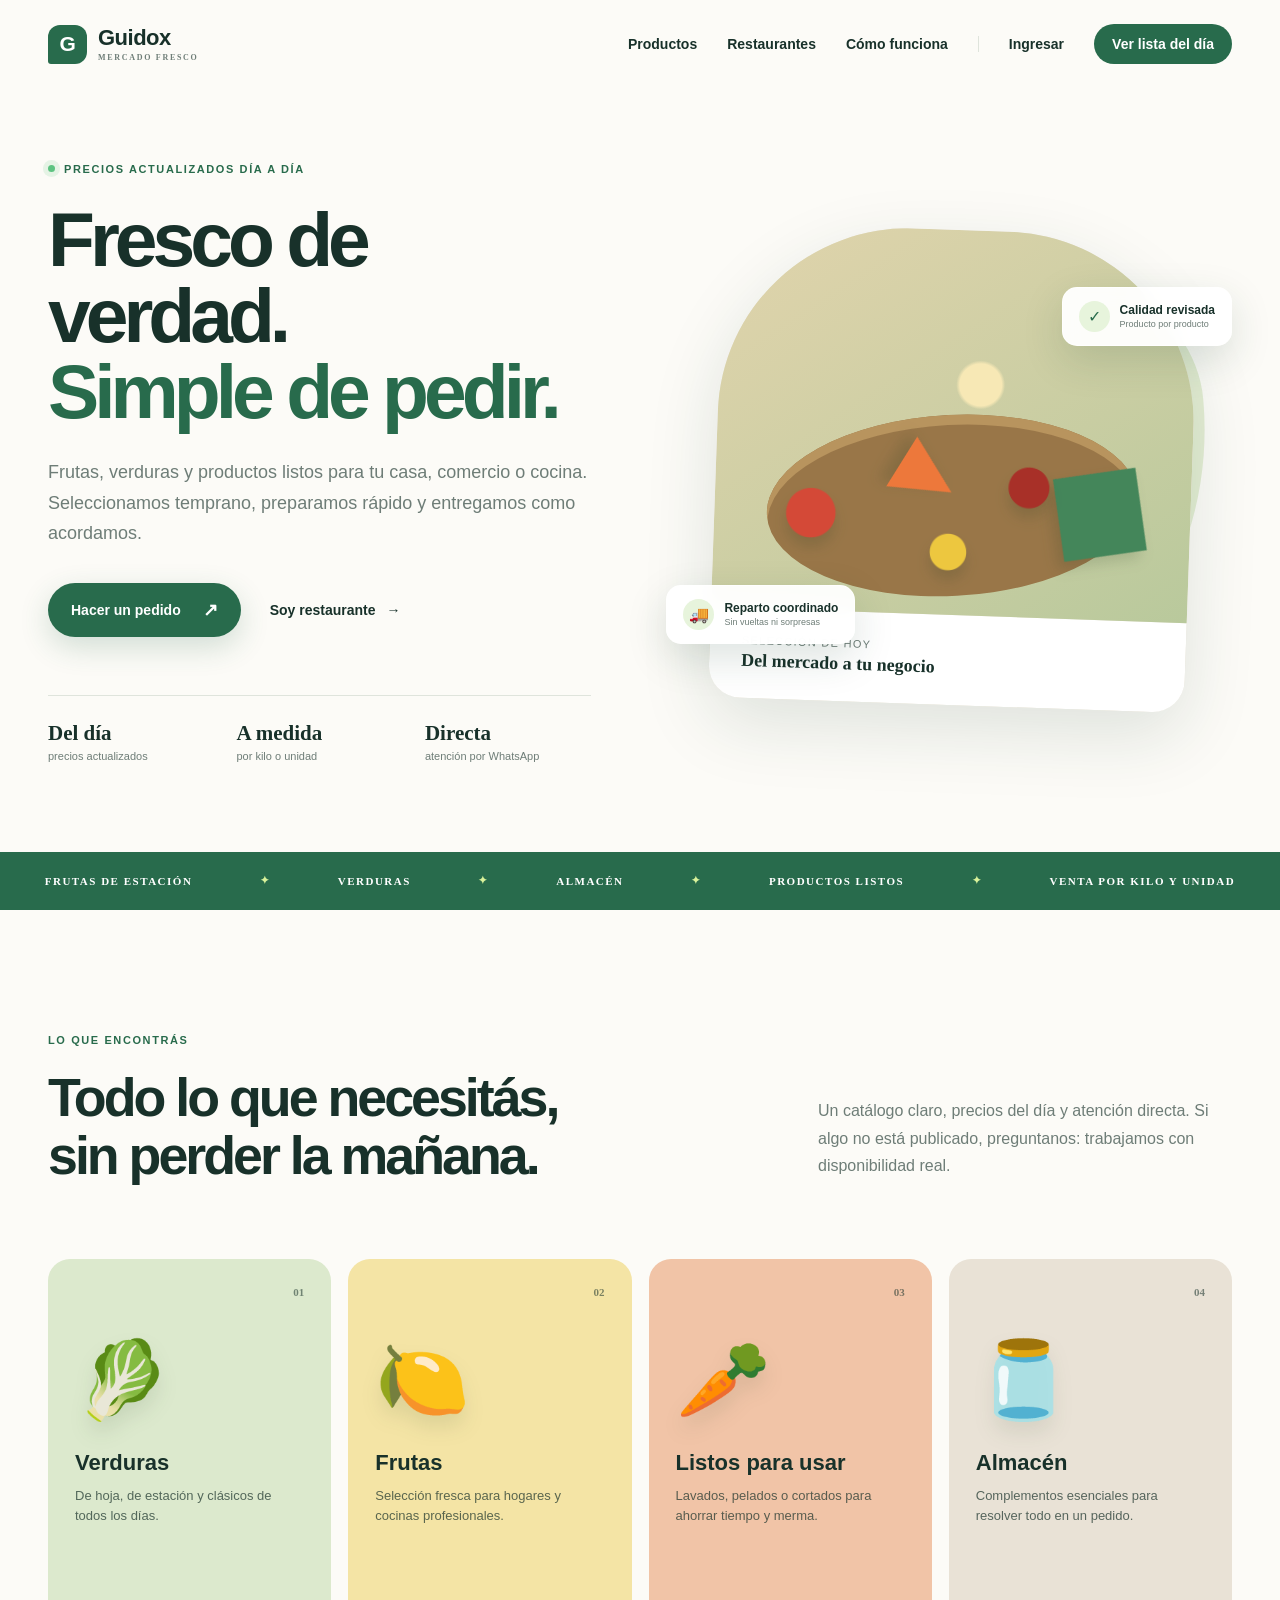
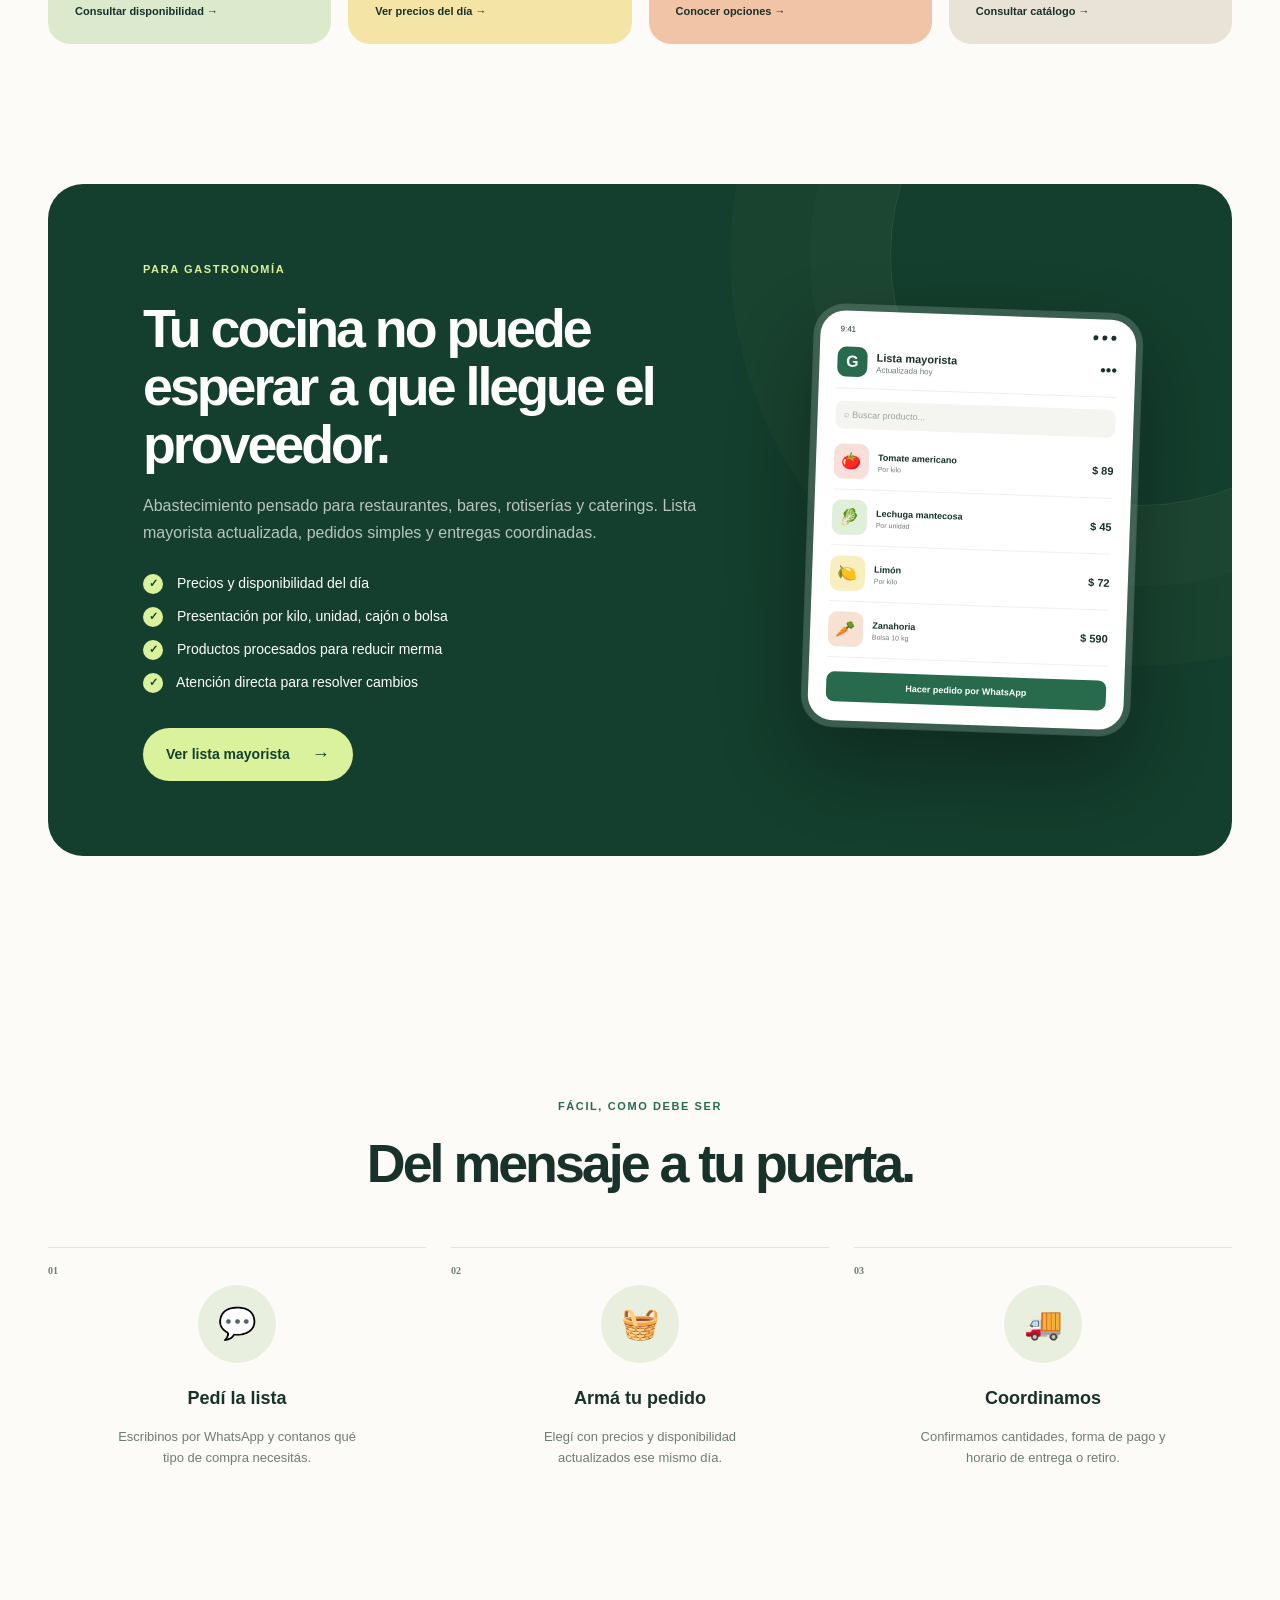
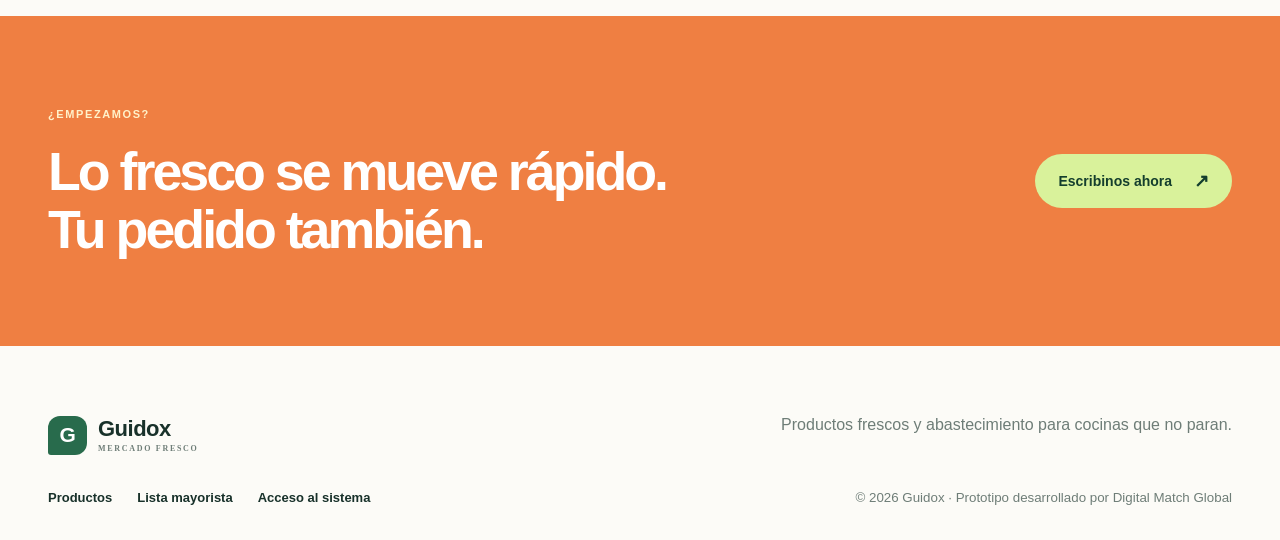
<file: index.html>
<!doctype html>
<html lang="es">
<head>
  <meta charset="UTF-8">
  <meta name="viewport" content="width=device-width, initial-scale=1.0">
  <meta name="description" content="Productos frescos y abastecimiento diario para restaurantes, comercios y cocinas.">
  <title>Guidox — Fresco todos los días</title>
  <link rel="stylesheet" href="styles.css">
</head>
<body>
  <header class="site-header">
    <a class="brand" href="index.html" aria-label="Guidox, inicio">
      <span class="brand-mark" aria-hidden="true">G</span>
      <span>Guidox<small>mercado fresco</small></span>
    </a>
    <button class="menu-button" type="button" aria-label="Abrir menú" aria-expanded="false">☰</button>
    <nav class="site-nav" aria-label="Navegación principal">
      <a href="#productos">Productos</a>
      <a href="#restaurantes">Restaurantes</a>
      <a href="#como-funciona">Cómo funciona</a>
      <a class="nav-login" href="login.html">Ingresar</a>
      <a class="button button-small" href="lista/restaurantes.html">Ver lista del día</a>
    </nav>
  </header>

  <main>
    <section class="hero">
      <div class="hero-copy">
        <span class="eyebrow"><i></i> Precios actualizados día a día</span>
        <h1>Fresco de verdad.<br><em>Simple de pedir.</em></h1>
        <p>Frutas, verduras y productos listos para tu casa, comercio o cocina. Seleccionamos temprano, preparamos rápido y entregamos como acordamos.</p>
        <div class="hero-actions">
          <a class="button" href="https://wa.me/59800000000?text=Hola%2C%20quiero%20hacer%20un%20pedido" target="_blank" rel="noreferrer">Hacer un pedido <span>↗</span></a>
          <a class="text-link" href="#restaurantes">Soy restaurante <span>→</span></a>
        </div>
        <div class="hero-proof">
          <div><strong>Del día</strong><span>precios actualizados</span></div>
          <div><strong>A medida</strong><span>por kilo o unidad</span></div>
          <div><strong>Directa</strong><span>atención por WhatsApp</span></div>
        </div>
      </div>

      <div class="hero-visual" aria-label="Selección de productos frescos">
        <div class="produce-card produce-card-main">
          <div class="produce-art" aria-hidden="true">
            <span class="tomato">●</span><span class="leaf">◆</span><span class="lemon">●</span><span class="pepper">●</span><span class="carrot">▲</span>
          </div>
          <div class="produce-card-copy">
            <span>Selección de hoy</span>
            <strong>Del mercado a tu negocio</strong>
          </div>
        </div>
        <div class="floating-note note-top"><span>✓</span><div><strong>Calidad revisada</strong><small>Producto por producto</small></div></div>
        <div class="floating-note note-bottom"><span>🚚</span><div><strong>Reparto coordinado</strong><small>Sin vueltas ni sorpresas</small></div></div>
      </div>
    </section>

    <section class="ticker" aria-label="Categorías disponibles">
      <span>FRUTAS DE ESTACIÓN</span><i>✦</i><span>VERDURAS</span><i>✦</i><span>ALMACÉN</span><i>✦</i><span>PRODUCTOS LISTOS</span><i>✦</i><span>VENTA POR KILO Y UNIDAD</span>
    </section>

    <section id="productos" class="section products-section">
      <div class="section-heading split-heading">
        <div><span class="eyebrow dark">LO QUE ENCONTRÁS</span><h2>Todo lo que necesitás,<br>sin perder la mañana.</h2></div>
        <p>Un catálogo claro, precios del día y atención directa. Si algo no está publicado, preguntanos: trabajamos con disponibilidad real.</p>
      </div>
      <div class="category-grid">
        <article class="category-card category-green">
          <span class="category-number">01</span><div class="category-icon">🥬</div><h3>Verduras</h3><p>De hoja, de estación y clásicos de todos los días.</p><a href="https://wa.me/59800000000" target="_blank" rel="noreferrer">Consultar disponibilidad →</a>
        </article>
        <article class="category-card category-yellow">
          <span class="category-number">02</span><div class="category-icon">🍋</div><h3>Frutas</h3><p>Selección fresca para hogares y cocinas profesionales.</p><a href="https://wa.me/59800000000" target="_blank" rel="noreferrer">Ver precios del día →</a>
        </article>
        <article class="category-card category-orange">
          <span class="category-number">03</span><div class="category-icon">🥕</div><h3>Listos para usar</h3><p>Lavados, pelados o cortados para ahorrar tiempo y merma.</p><a href="https://wa.me/59800000000" target="_blank" rel="noreferrer">Conocer opciones →</a>
        </article>
        <article class="category-card category-cream">
          <span class="category-number">04</span><div class="category-icon">🫙</div><h3>Almacén</h3><p>Complementos esenciales para resolver todo en un pedido.</p><a href="https://wa.me/59800000000" target="_blank" rel="noreferrer">Consultar catálogo →</a>
        </article>
      </div>
    </section>

    <section id="restaurantes" class="restaurant-section">
      <div class="restaurant-panel">
        <div class="restaurant-copy">
          <span class="eyebrow light">PARA GASTRONOMÍA</span>
          <h2>Tu cocina no puede esperar a que llegue el proveedor.</h2>
          <p>Abastecimiento pensado para restaurantes, bares, rotiserías y caterings. Lista mayorista actualizada, pedidos simples y entregas coordinadas.</p>
          <ul class="check-list">
            <li><span>✓</span> Precios y disponibilidad del día</li>
            <li><span>✓</span> Presentación por kilo, unidad, cajón o bolsa</li>
            <li><span>✓</span> Productos procesados para reducir merma</li>
            <li><span>✓</span> Atención directa para resolver cambios</li>
          </ul>
          <a class="button button-light" href="lista/restaurantes.html">Ver lista mayorista <span>→</span></a>
        </div>
        <div class="price-list-preview">
          <div class="phone-bar"><span>9:41</span><i></i><i></i><i></i></div>
          <div class="price-list-head"><div class="mini-logo">G</div><div><strong>Lista mayorista</strong><small>Actualizada hoy</small></div><span>•••</span></div>
          <label class="fake-search">⌕ Buscar producto...</label>
          <div class="price-row"><span class="food-dot tomato-bg">🍅</span><div><strong>Tomate americano</strong><small>Por kilo</small></div><b>$ 89</b></div>
          <div class="price-row"><span class="food-dot leaf-bg">🥬</span><div><strong>Lechuga mantecosa</strong><small>Por unidad</small></div><b>$ 45</b></div>
          <div class="price-row"><span class="food-dot lemon-bg">🍋</span><div><strong>Limón</strong><small>Por kilo</small></div><b>$ 72</b></div>
          <div class="price-row"><span class="food-dot carrot-bg">🥕</span><div><strong>Zanahoria</strong><small>Bolsa 10 kg</small></div><b>$ 590</b></div>
          <button type="button">Hacer pedido por WhatsApp</button>
        </div>
      </div>
    </section>

    <section id="como-funciona" class="section steps-section">
      <div class="section-heading centered">
        <span class="eyebrow dark">FÁCIL, COMO DEBE SER</span>
        <h2>Del mensaje a tu puerta.</h2>
      </div>
      <div class="steps-grid">
        <article><span>01</span><div>💬</div><h3>Pedí la lista</h3><p>Escribinos por WhatsApp y contanos qué tipo de compra necesitás.</p></article>
        <article><span>02</span><div>🧺</div><h3>Armá tu pedido</h3><p>Elegí con precios y disponibilidad actualizados ese mismo día.</p></article>
        <article><span>03</span><div>🚚</div><h3>Coordinamos</h3><p>Confirmamos cantidades, forma de pago y horario de entrega o retiro.</p></article>
      </div>
    </section>

    <section class="closing-cta">
      <div><span class="eyebrow light">¿EMPEZAMOS?</span><h2>Lo fresco se mueve rápido.<br>Tu pedido también.</h2></div>
      <a class="button button-light" href="https://wa.me/59800000000" target="_blank" rel="noreferrer">Escribinos ahora <span>↗</span></a>
    </section>
  </main>

  <footer class="site-footer">
    <a class="brand brand-footer" href="index.html"><span class="brand-mark">G</span><span>Guidox<small>mercado fresco</small></span></a>
    <p>Productos frescos y abastecimiento para cocinas que no paran.</p>
    <div><a href="#productos">Productos</a><a href="lista/restaurantes.html">Lista mayorista</a><a href="login.html">Acceso al sistema</a></div>
    <small>© 2026 Guidox · Prototipo desarrollado por Digital Match Global</small>
  </footer>
  <script src="app.js"></script>
</body>
</html>
</file>
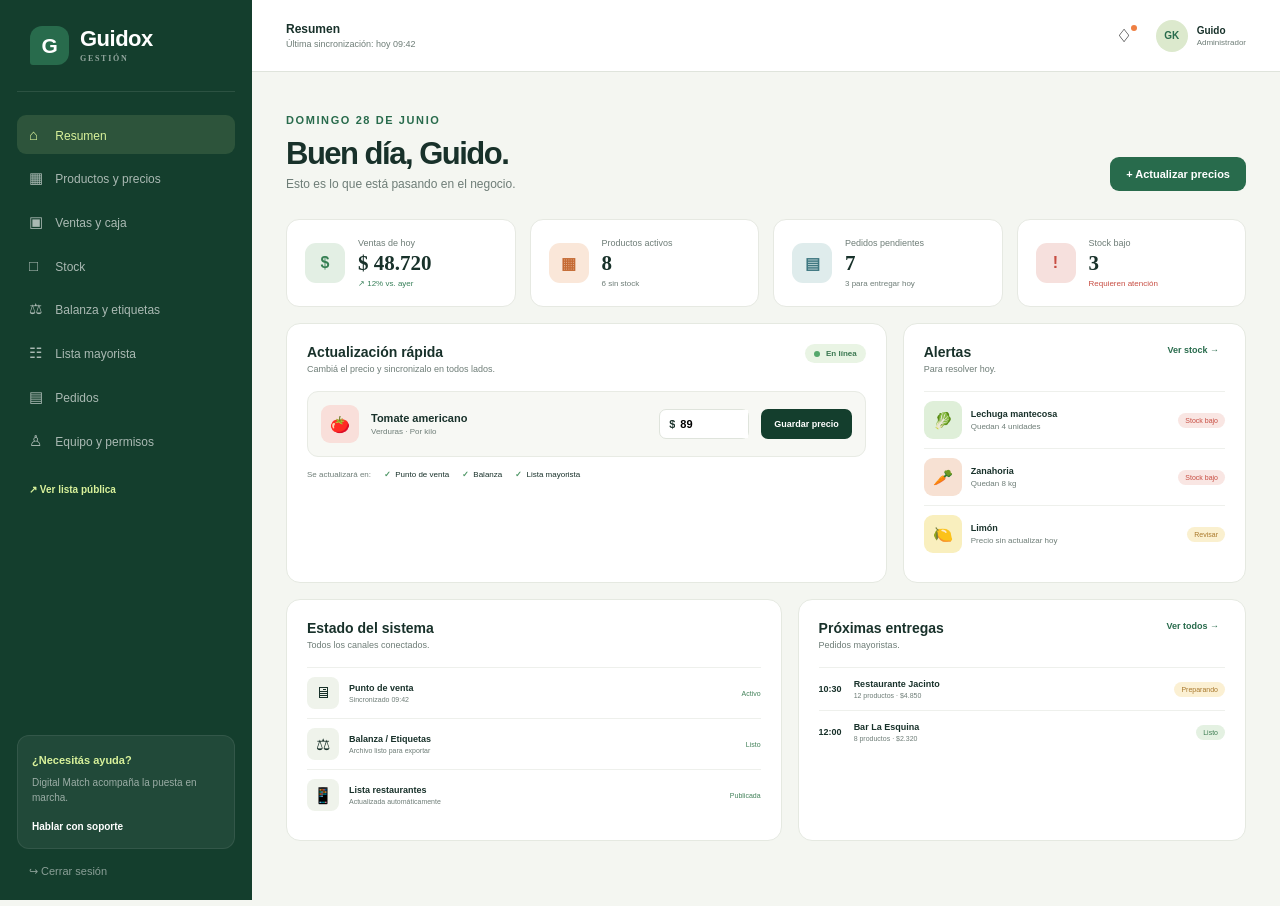
<file: dashboard.html>
<!doctype html>
<html lang="es">
<head>
  <meta charset="UTF-8">
  <meta name="viewport" content="width=device-width, initial-scale=1.0">
  <title>Panel de gestión — Guidox</title>
  <link rel="stylesheet" href="styles.css">
</head>
<body class="dashboard-body">
  <aside class="dashboard-sidebar" id="sidebar">
    <a class="brand dashboard-brand" href="index.html"><span class="brand-mark">G</span><span>Guidox<small>gestión</small></span></a>
    <nav class="dashboard-nav" aria-label="Secciones del panel">
      <button class="active" data-view="resumen"><span>⌂</span> Resumen</button>
      <button data-view="productos"><span>▦</span> Productos y precios</button>
      <button data-view="ventas"><span>▣</span> Ventas y caja</button>
      <button data-view="stock"><span>□</span> Stock</button>
      <button data-view="balanza"><span>⚖</span> Balanza y etiquetas</button>
      <button data-view="mayorista"><span>☷</span> Lista mayorista</button>
      <button data-view="pedidos"><span>▤</span> Pedidos</button>
      <button data-view="equipo"><span>♙</span> Equipo y permisos</button>
    </nav>
    <a class="sidebar-public-link" href="lista/restaurantes.html" target="_blank" rel="noreferrer">↗ Ver lista pública</a>
    <div class="sidebar-help"><span>¿Necesitás ayuda?</span><p>Digital Match acompaña la puesta en marcha.</p><button type="button">Hablar con soporte</button></div>
    <a class="sidebar-logout" href="login.html">↪ Cerrar sesión</a>
  </aside>

  <div class="dashboard-main">
    <header class="dashboard-topbar">
      <button class="dashboard-menu" type="button" aria-label="Abrir navegación">☰</button>
      <div class="topbar-title"><span id="mobile-section-label">Resumen</span><small>Última sincronización: hoy 09:42</small></div>
      <div class="topbar-actions"><button class="icon-button" aria-label="Notificaciones">♢<i></i></button><div class="user-chip"><span>GK</span><div><strong>Guido</strong><small>Administrador</small></div></div></div>
    </header>

    <main class="dashboard-content">
      <section class="dashboard-view active" id="view-resumen">
        <div class="dashboard-heading"><div><span class="eyebrow dark">DOMINGO 28 DE JUNIO</span><h1>Buen día, Guido.</h1><p>Esto es lo que está pasando en el negocio.</p></div><button class="dashboard-primary" data-go="productos">+ Actualizar precios</button></div>
        <div class="stats-grid">
          <article><span class="stat-icon green">$</span><div><small>Ventas de hoy</small><strong>$ 48.720</strong><em class="up">↗ 12% vs. ayer</em></div></article>
          <article><span class="stat-icon orange">▦</span><div><small>Productos activos</small><strong id="active-product-count">84</strong><em>6 sin stock</em></div></article>
          <article><span class="stat-icon blue">▤</span><div><small>Pedidos pendientes</small><strong>7</strong><em>3 para entregar hoy</em></div></article>
          <article><span class="stat-icon red">!</span><div><small>Stock bajo</small><strong id="low-stock-count">4</strong><em class="danger">Requieren atención</em></div></article>
        </div>
        <div class="dashboard-grid-wide">
          <article class="dashboard-card quick-update-card">
            <div class="card-heading"><div><h2>Actualización rápida</h2><p>Cambiá el precio y sincronizalo en todos lados.</p></div><span class="live-pill"><i></i> En línea</span></div>
            <div class="quick-product"><span class="product-emoji tomato-bg">🍅</span><div><strong>Tomate americano</strong><small>Verduras · Por kilo</small></div><label>$ <input id="quick-price" type="number" value="89" min="0"></label><button id="quick-save" type="button">Guardar precio</button></div>
            <div class="sync-targets"><span>Se actualizará en:</span><div><b>✓</b> Punto de venta</div><div><b>✓</b> Balanza</div><div><b>✓</b> Lista mayorista</div></div>
          </article>
          <article class="dashboard-card alerts-card">
            <div class="card-heading"><div><h2>Alertas</h2><p>Para resolver hoy.</p></div><button data-go="stock">Ver stock →</button></div>
            <div class="alert-row"><span class="product-emoji leaf-bg">🥬</span><div><strong>Lechuga mantecosa</strong><small>Quedan 4 unidades</small></div><em>Stock bajo</em></div>
            <div class="alert-row"><span class="product-emoji carrot-bg">🥕</span><div><strong>Zanahoria</strong><small>Quedan 8 kg</small></div><em>Stock bajo</em></div>
            <div class="alert-row"><span class="product-emoji lemon-bg">🍋</span><div><strong>Limón</strong><small>Precio sin actualizar hoy</small></div><em class="warning">Revisar</em></div>
          </article>
        </div>
        <div class="dashboard-grid-bottom">
          <article class="dashboard-card sync-card"><div class="card-heading"><div><h2>Estado del sistema</h2><p>Todos los canales conectados.</p></div></div><div class="systems"><div><span>🖥</span><p><strong>Punto de venta</strong><small>Sincronizado 09:42</small></p><i>Activo</i></div><div><span>⚖</span><p><strong>Balanza / Etiquetas</strong><small>Archivo listo para exportar</small></p><i>Listo</i></div><div><span>📱</span><p><strong>Lista restaurantes</strong><small>Actualizada automáticamente</small></p><i>Publicada</i></div></div></article>
          <article class="dashboard-card orders-mini"><div class="card-heading"><div><h2>Próximas entregas</h2><p>Pedidos mayoristas.</p></div><button data-go="pedidos">Ver todos →</button></div><div class="mini-order"><b>10:30</b><span><strong>Restaurante Jacinto</strong><small>12 productos · $4.850</small></span><em>Preparando</em></div><div class="mini-order"><b>12:00</b><span><strong>Bar La Esquina</strong><small>8 productos · $2.320</small></span><em class="ready">Listo</em></div></article>
        </div>
      </section>

      <section class="dashboard-view" id="view-productos">
        <div class="dashboard-heading"><div><span class="eyebrow dark">CATÁLOGO CENTRAL</span><h1>Productos y precios</h1><p>Un cambio acá actualiza todos tus canales.</p></div><button class="dashboard-primary" id="new-product">+ Nuevo producto</button></div>
        <div class="dashboard-card table-card">
          <div class="table-toolbar"><label>⌕ <input id="product-search" type="search" placeholder="Buscar por nombre o código"></label><select id="category-filter"><option value="">Todas las categorías</option><option>Verduras</option><option>Frutas</option><option>Almacén</option><option>Procesados</option></select><button id="bulk-update">Importar Excel actual</button></div>
          <div class="table-wrap"><table><thead><tr><th>Producto</th><th>Código</th><th>Venta</th><th>Precio</th><th>Stock</th><th>Estado</th><th></th></tr></thead><tbody id="products-table"></tbody></table></div>
        </div>
      </section>

      <section class="dashboard-view" id="view-ventas">
        <div class="dashboard-heading"><div><span class="eyebrow dark">PUNTO DE VENTA</span><h1>Ventas y caja</h1><p>Escaneá, cobrá e imprimí el ticket una sola vez.</p></div><span class="cash-open">● Caja abierta · 08:02</span></div>
        <div class="pos-grid">
          <article class="dashboard-card pos-sale">
            <div class="card-heading"><div><h2>Nueva venta</h2><p>Usá el lector o buscá un producto.</p></div><span>Venta #2049</span></div>
            <label class="barcode-input">▥ <input id="sale-scan" placeholder="Escanear código o escribir producto" autocomplete="off"><button id="sale-add">Agregar</button></label>
            <div class="sale-lines" id="sale-lines">
              <div data-sale-line data-amount="111.25"><span class="product-emoji tomato-bg">🍅</span><p><strong>Tomate americano</strong><small>1,25 kg × $ 89</small></p><b>$ 111,25</b><button aria-label="Quitar producto">×</button></div>
              <div data-sale-line data-amount="90"><span class="product-emoji leaf-bg">🥬</span><p><strong>Lechuga mantecosa</strong><small>2 unidades × $ 45</small></p><b>$ 90</b><button aria-label="Quitar producto">×</button></div>
            </div>
            <div class="sale-total"><span>Total</span><strong id="sale-total">$ 201,25</strong></div>
            <div class="payment-types"><button class="active">Efectivo</button><button>Débito</button><button>Transferencia</button></div>
            <button class="complete-sale" id="complete-sale">Confirmar venta e imprimir ticket</button>
          </article>
          <aside class="pos-side">
            <article class="dashboard-card anti-duplicate"><span>✓</span><h2>Sin ventas duplicadas</h2><p>La etiqueta identifica el producto y su peso. La venta recién se registra cuando confirmás el cobro en esta pantalla.</p><div><b>1</b> Imprimir etiqueta <i>No descuenta stock</i></div><div><b>2</b> Escanear en caja <i>Prepara la venta</i></div><div><b>3</b> Confirmar cobro <i>Descuenta una vez</i></div></article>
            <article class="dashboard-card cash-summary"><div class="card-heading"><div><h2>Caja de hoy</h2><p>Desde las 08:02.</p></div></div><dl><div><dt>Efectivo</dt><dd>$ 21.450</dd></div><div><dt>Débito</dt><dd>$ 18.270</dd></div><div><dt>Transferencias</dt><dd>$ 9.000</dd></div><div><dt>Total</dt><dd>$ 48.720</dd></div></dl><button id="close-cash">Cerrar caja y ver reporte</button></article>
          </aside>
        </div>
      </section>

      <section class="dashboard-view" id="view-stock">
        <div class="dashboard-heading"><div><span class="eyebrow dark">INVENTARIO</span><h1>Control de stock</h1><p>Entradas, salidas y alertas sin contar dos veces.</p></div><button class="dashboard-primary" id="register-movement">+ Registrar movimiento</button></div>
        <div class="info-banner"><span>ⓘ</span><p><strong>Regla anti-duplicados activa.</strong> Imprimir una etiqueta no genera una venta. El stock solo se descuenta al confirmar la operación en caja.</p></div>
        <div class="stock-grid" id="stock-grid"></div>
      </section>

      <section class="dashboard-view" id="view-balanza">
        <div class="dashboard-heading"><div><span class="eyebrow dark">INTEGRACIONES</span><h1>Balanza y etiquetas</h1><p>Prepará productos y precios para el equipo del local.</p></div></div>
        <div class="integration-grid">
          <article class="dashboard-card integration-status"><span class="integration-icon">⚖</span><div><span class="live-pill"><i></i> Conectada</span><h2>Balanza del local</h2><p>Modelo a confirmar · Compatible mediante archivo de productos.</p></div><dl><div><dt>Última exportación</dt><dd>Hoy, 08:15</dd></div><div><dt>Productos incluidos</dt><dd>84</dd></div><div><dt>Formato</dt><dd>CSV / PLU</dd></div></dl><button class="dashboard-primary" id="export-scale">Exportar precios a balanza</button></article>
          <article class="dashboard-card label-maker"><div class="card-heading"><div><h2>Imprimir etiqueta</h2><p>Generá una etiqueta sin registrar una venta.</p></div></div><label>Producto<select id="label-product"><option>Tomate americano</option><option>Lechuga mantecosa</option><option>Limón</option><option>Zanahoria</option></select></label><label>Peso (kg)<input id="label-weight" type="number" value="1.25" step="0.01" min="0.01"></label><div class="label-preview"><div><b>GUIDOX</b><small>Fresco todos los días</small></div><strong id="preview-product">TOMATE AMERICANO</strong><span id="preview-weight">1,25 kg</span><h3 id="preview-total">$ 111,25</h3><code>║▌║█║▌║║█▌║</code><small>Etiqueta de preparación · No es una venta</small></div><button id="print-label" type="button">Imprimir etiqueta</button></article>
        </div>
      </section>

      <section class="dashboard-view" id="view-mayorista">
        <div class="dashboard-heading"><div><span class="eyebrow dark">RESTAURANTES</span><h1>Lista mayorista</h1><p>Publicá precios y disponibilidad sin enviar otro Excel.</p></div><button class="dashboard-primary" id="publish-list">Publicar cambios</button></div>
        <div class="info-banner success"><span>✓</span><p><strong>Lista publicada.</strong> Los clientes están viendo los precios actualizados hoy a las 09:42.</p></div>
        <div class="wholesale-grid"><article class="dashboard-card share-card"><h2>Enlace para clientes</h2><p>Compartilo por WhatsApp. Siempre muestra la última versión publicada.</p><div><code>guidox.uy/lista/restaurantes</code><button id="copy-link">Copiar</button></div><a class="open-public-list" href="lista/restaurantes.html" target="_blank" rel="noreferrer">Abrir lista publicada ↗</a><h3>Visibilidad</h3><label class="toggle-row"><span><strong>Mostrar precios</strong><small>Los clientes ven el valor por presentación.</small></span><input type="checkbox" checked></label><label class="toggle-row"><span><strong>Mostrar sin stock</strong><small>Conservar productos agotados en la lista.</small></span><input type="checkbox"></label><label class="toggle-row"><span><strong>Recibir pedidos</strong><small>Botón directo a WhatsApp.</small></span><input type="checkbox" checked></label></article><article class="dashboard-card phone-preview-card"><span>Vista del cliente</span><div class="mini-phone"><div class="mini-phone-head"><b>Guidox</b><small>Lista para restaurantes</small></div><label>⌕ Buscar...</label><div>🍅 <span><b>Tomate americano</b><small>Por kg</small></span><strong id="wholesale-tomato">$ 89</strong></div><div>🥬 <span><b>Lechuga mantecosa</b><small>Unidad</small></span><strong>$ 45</strong></div><div>🍋 <span><b>Limón</b><small>Por kg</small></span><strong>$ 72</strong></div><a href="lista/restaurantes.html" target="_blank" rel="noreferrer">Ver lista completa</a></div></article></div>
      </section>

      <section class="dashboard-view" id="view-pedidos">
        <div class="dashboard-heading"><div><span class="eyebrow dark">VENTAS B2B</span><h1>Pedidos</h1><p>Seguimiento de preparación y entrega.</p></div><button class="dashboard-primary" id="new-order">+ Cargar pedido</button></div>
        <div class="orders-board"><div><h3>Nuevos <span>2</span></h3><article><small>#1048 · 09:32</small><strong>Rotisería Don Tito</strong><p>6 productos · $1.890</p><button>Comenzar preparación</button></article><article><small>#1047 · 09:10</small><strong>Café Central</strong><p>9 productos · $3.450</p><button>Comenzar preparación</button></article></div><div><h3>Preparando <span>1</span></h3><article><small>#1046 · Entrega 10:30</small><strong>Restaurante Jacinto</strong><p>12 productos · $4.850</p><button>Marcar como listo</button></article></div><div><h3>Listos <span>1</span></h3><article><small>#1045 · Entrega 12:00</small><strong>Bar La Esquina</strong><p>8 productos · $2.320</p><button>Confirmar entrega</button></article></div></div>
      </section>

      <section class="dashboard-view" id="view-equipo">
        <div class="dashboard-heading"><div><span class="eyebrow dark">ACCESOS</span><h1>Equipo y permisos</h1><p>Cada persona ve y modifica solamente lo que necesita.</p></div><button class="dashboard-primary" id="invite-user">+ Invitar persona</button></div>
        <div class="dashboard-card team-card"><div class="team-row"><span>GK</span><div><strong>Guido Kaska</strong><small>guido@guidox.uy</small></div><em>Administrador</em><b>Activo</b><button>•••</button></div><div class="team-row"><span>ML</span><div><strong>María López</strong><small>maria@guidox.uy</small></div><em>Empleado de local</em><b>Activo</b><button>•••</button></div></div>
        <div class="dashboard-card permissions-card"><h2>Permisos por rol</h2><div class="permission-head"><span>Función</span><span>Administrador</span><span>Empleado</span></div><div><span>Ver productos y precios</span><b>✓</b><b>✓</b></div><div><span>Modificar precios</span><b>✓</b><b>✓</b></div><div><span>Registrar ventas y stock</span><b>✓</b><b>✓</b></div><div><span>Ver métricas financieras</span><b>✓</b><b>—</b></div><div><span>Gestionar usuarios</span><b>✓</b><b>—</b></div></div>
      </section>
    </main>
  </div>

  <div class="toast" id="toast" role="status"><span>✓</span><p><strong>Listo</strong><small id="toast-message">Los cambios fueron guardados.</small></p></div>
  <div class="modal-backdrop" id="modal-backdrop" hidden>
    <section class="modal" role="dialog" aria-modal="true" aria-labelledby="modal-title"><button class="modal-close" aria-label="Cerrar">×</button><h2 id="modal-title">Nuevo producto</h2><p id="modal-description">Agregalo al catálogo central.</p><form id="modal-form"><label>Nombre<input id="modal-name" required placeholder="Ej. Papa blanca"></label><div class="modal-fields"><label>Categoría<select id="modal-category"><option>Verduras</option><option>Frutas</option><option>Almacén</option><option>Procesados</option></select></label><label>Venta<select id="modal-unit"><option>Por kilo</option><option>Por unidad</option><option>Por bolsa</option><option>Por cajón</option></select></label></div><div class="modal-fields"><label>Precio<input id="modal-price" type="number" required min="0" placeholder="0"></label><label>Stock inicial<input id="modal-stock" type="number" required min="0" placeholder="0"></label></div><button class="dashboard-primary" type="submit">Guardar producto</button></form></section>
  </div>
  <script src="dashboard.js"></script>
</body>
</html>
</file>
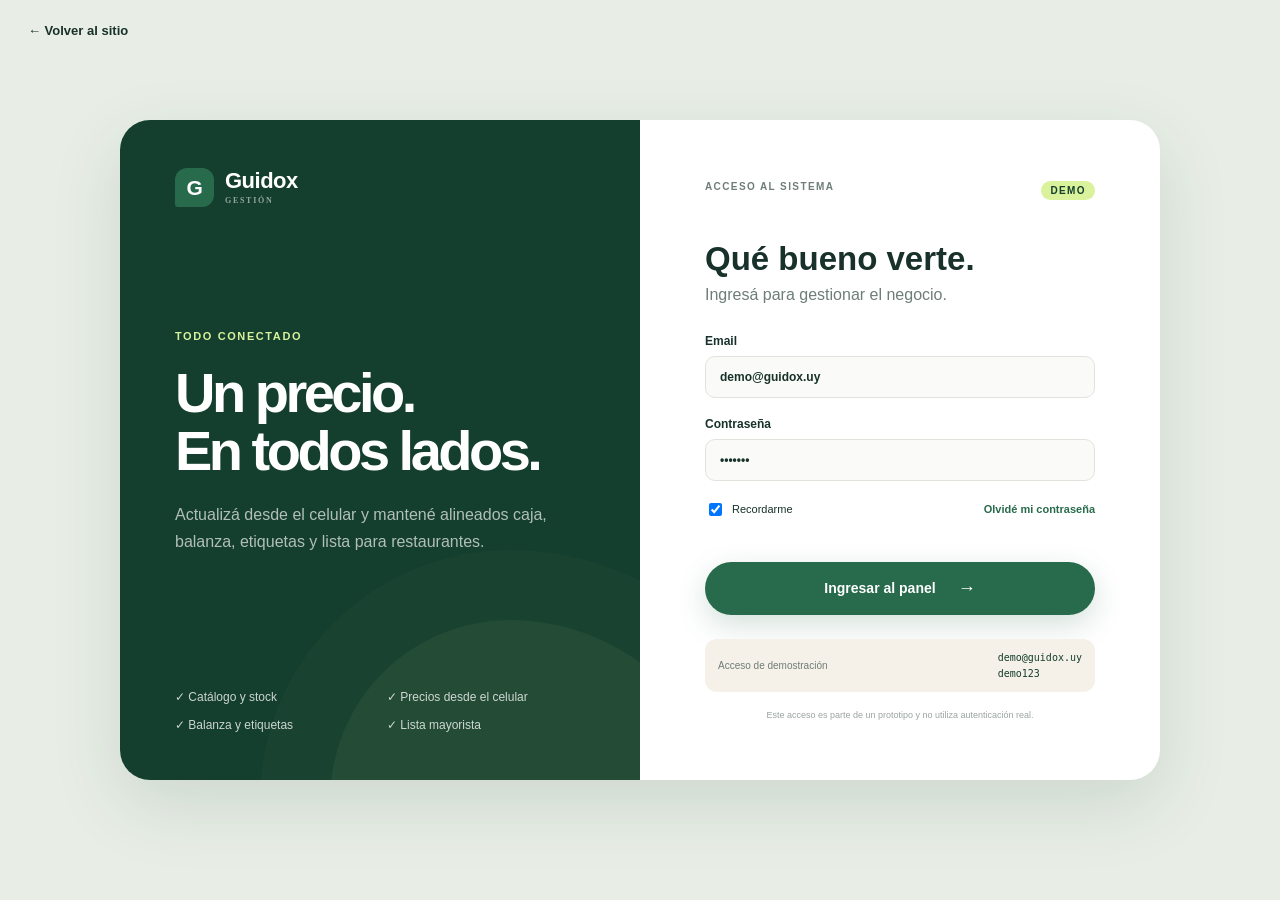
<file: login.html>
<!doctype html>
<html lang="es">
<head>
  <meta charset="UTF-8">
  <meta name="viewport" content="width=device-width, initial-scale=1.0">
  <title>Ingresar — Guidox Gestión</title>
  <link rel="stylesheet" href="styles.css">
</head>
<body class="login-body">
  <a class="back-home" href="index.html">← Volver al sitio</a>
  <main class="login-shell">
    <section class="login-side">
      <a class="brand brand-inverse" href="index.html"><span class="brand-mark">G</span><span>Guidox<small>gestión</small></span></a>
      <div>
        <span class="eyebrow light">TODO CONECTADO</span>
        <h1>Un precio.<br>En todos lados.</h1>
        <p>Actualizá desde el celular y mantené alineados caja, balanza, etiquetas y lista para restaurantes.</p>
      </div>
      <div class="login-feature-list">
        <span>✓ Catálogo y stock</span><span>✓ Precios desde el celular</span><span>✓ Balanza y etiquetas</span><span>✓ Lista mayorista</span>
      </div>
    </section>
    <section class="login-card">
      <div class="login-card-head"><span>Acceso al sistema</span><b>Demo</b></div>
      <h2>Qué bueno verte.</h2>
      <p>Ingresá para gestionar el negocio.</p>
      <form id="login-form">
        <label>Email<input id="email" type="email" value="demo@guidox.uy" autocomplete="username" required></label>
        <label>Contraseña<input id="password" type="password" value="demo123" autocomplete="current-password" required></label>
        <div class="form-row"><label class="checkbox"><input type="checkbox" checked> Recordarme</label><a href="#" id="forgot-link">Olvidé mi contraseña</a></div>
        <p class="login-error" id="login-error" role="alert"></p>
        <button class="button login-submit" type="submit">Ingresar al panel <span>→</span></button>
      </form>
      <div class="demo-credentials"><span>Acceso de demostración</span><code>demo@guidox.uy</code><code>demo123</code></div>
      <small>Este acceso es parte de un prototipo y no utiliza autenticación real.</small>
    </section>
  </main>
  <script src="app.js"></script>
</body>
</html>
</file>
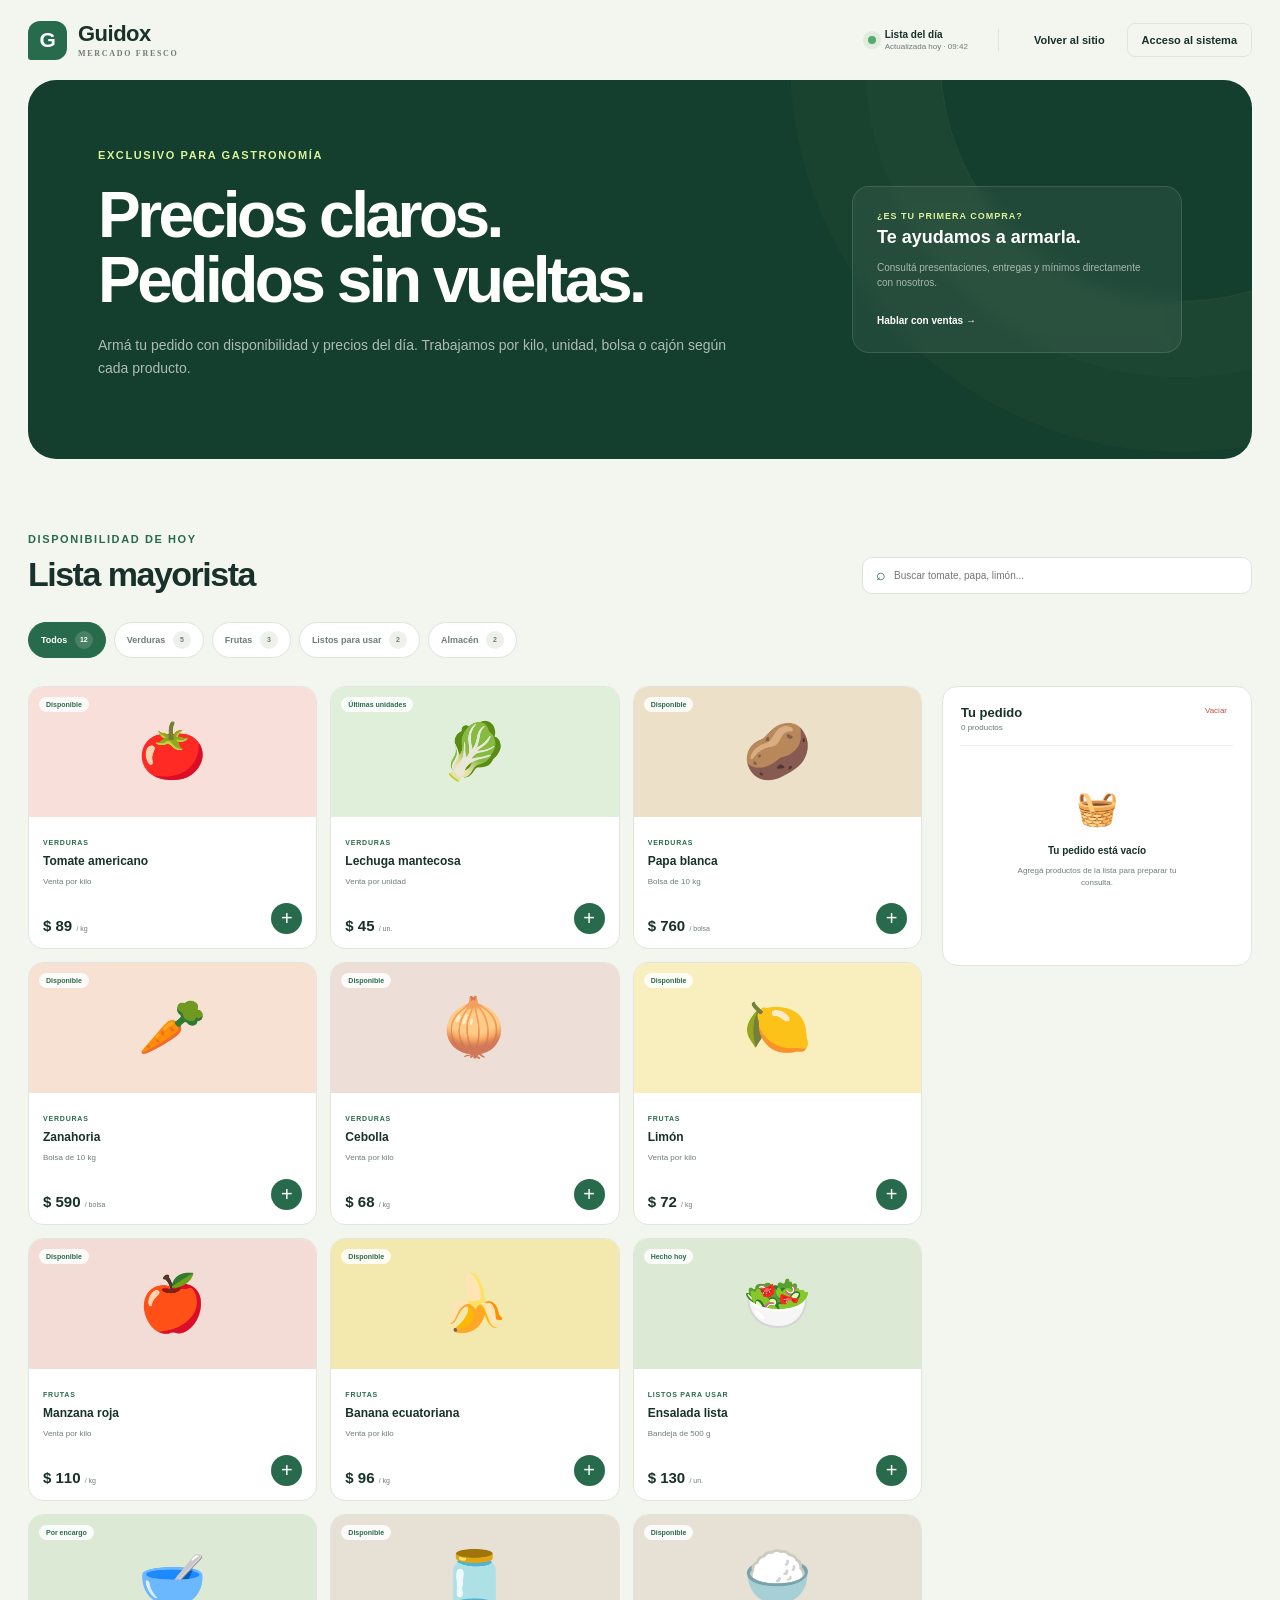
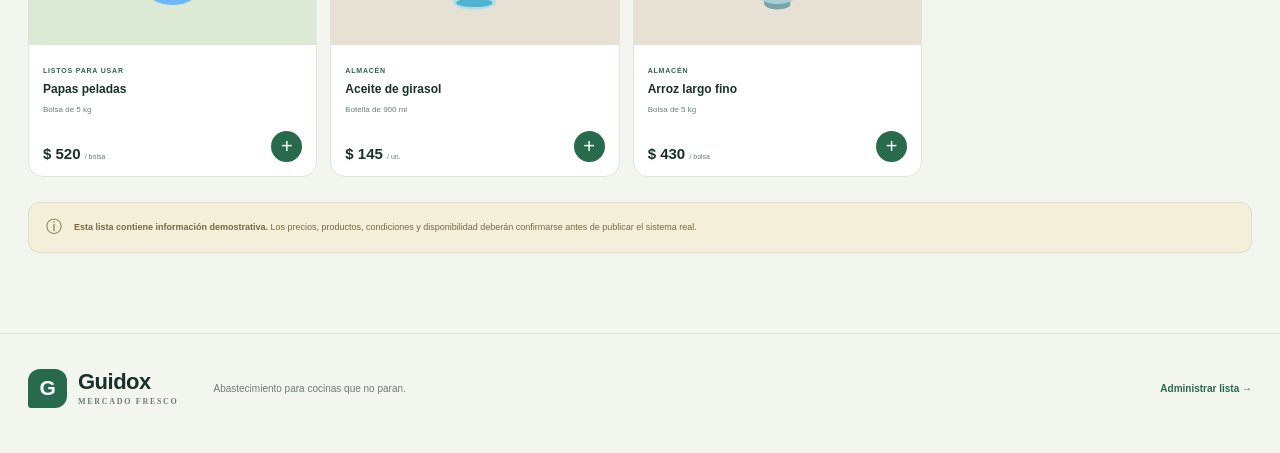
<file: lista/restaurantes.html>
<!doctype html>
<html lang="es">
<head>
  <meta charset="UTF-8">
  <meta name="viewport" content="width=device-width, initial-scale=1.0">
  <meta name="description" content="Lista mayorista de productos frescos para restaurantes, bares y cocinas profesionales.">
  <title>Lista para restaurantes — Guidox</title>
  <link rel="stylesheet" href="../styles.css">
</head>
<body class="wholesale-body">
  <header class="wholesale-header">
    <a class="brand" href="../index.html" aria-label="Volver a Guidox">
      <span class="brand-mark" aria-hidden="true">G</span>
      <span>Guidox<small>mercado fresco</small></span>
    </a>
    <div class="wholesale-header-status"><i></i><span><strong>Lista del día</strong><small>Actualizada hoy · 09:42</small></span></div>
    <nav>
      <a href="../index.html">Volver al sitio</a>
      <a class="nav-login" href="../login.html">Acceso al sistema</a>
    </nav>
  </header>

  <main class="wholesale-main">
    <section class="wholesale-hero">
      <div>
        <span class="eyebrow light">EXCLUSIVO PARA GASTRONOMÍA</span>
        <h1>Precios claros.<br>Pedidos sin vueltas.</h1>
        <p>Armá tu pedido con disponibilidad y precios del día. Trabajamos por kilo, unidad, bolsa o cajón según cada producto.</p>
      </div>
      <aside>
        <span>¿Es tu primera compra?</span>
        <strong>Te ayudamos a armarla.</strong>
        <p>Consultá presentaciones, entregas y mínimos directamente con nosotros.</p>
        <button type="button" id="sales-help">Hablar con ventas →</button>
      </aside>
    </section>

    <section class="wholesale-catalog" aria-labelledby="catalog-title">
      <div class="catalog-toolbar">
        <div>
          <span class="eyebrow dark">DISPONIBILIDAD DE HOY</span>
          <h2 id="catalog-title">Lista mayorista</h2>
        </div>
        <label class="catalog-search">⌕ <input id="catalog-search" type="search" placeholder="Buscar tomate, papa, limón..." autocomplete="off"></label>
      </div>
      <div class="catalog-filters" aria-label="Filtrar por categoría">
        <button class="active" data-category="todos">Todos <span>12</span></button>
        <button data-category="verduras">Verduras <span>5</span></button>
        <button data-category="frutas">Frutas <span>3</span></button>
        <button data-category="procesados">Listos para usar <span>2</span></button>
        <button data-category="almacen">Almacén <span>2</span></button>
      </div>

      <div class="catalog-layout">
        <div class="public-product-grid" id="public-product-grid">
          <article class="public-product" data-id="tomate" data-category="verduras" data-name="tomate americano">
            <div class="public-product-art tomato-bg">🍅<em>Disponible</em></div><div class="public-product-copy"><span>Verduras</span><h3>Tomate americano</h3><small>Venta por kilo</small><div><strong>$ 89 <small>/ kg</small></strong><button data-add="tomate" aria-label="Agregar tomate americano">+</button></div></div>
          </article>
          <article class="public-product" data-id="lechuga" data-category="verduras" data-name="lechuga mantecosa">
            <div class="public-product-art leaf-bg">🥬<em>Últimas unidades</em></div><div class="public-product-copy"><span>Verduras</span><h3>Lechuga mantecosa</h3><small>Venta por unidad</small><div><strong>$ 45 <small>/ un.</small></strong><button data-add="lechuga" aria-label="Agregar lechuga mantecosa">+</button></div></div>
          </article>
          <article class="public-product" data-id="papa" data-category="verduras" data-name="papa blanca">
            <div class="public-product-art potato-bg">🥔<em>Disponible</em></div><div class="public-product-copy"><span>Verduras</span><h3>Papa blanca</h3><small>Bolsa de 10 kg</small><div><strong>$ 760 <small>/ bolsa</small></strong><button data-add="papa" aria-label="Agregar papa blanca">+</button></div></div>
          </article>
          <article class="public-product" data-id="zanahoria" data-category="verduras" data-name="zanahoria">
            <div class="public-product-art carrot-bg">🥕<em>Disponible</em></div><div class="public-product-copy"><span>Verduras</span><h3>Zanahoria</h3><small>Bolsa de 10 kg</small><div><strong>$ 590 <small>/ bolsa</small></strong><button data-add="zanahoria" aria-label="Agregar zanahoria">+</button></div></div>
          </article>
          <article class="public-product" data-id="cebolla" data-category="verduras" data-name="cebolla">
            <div class="public-product-art onion-bg">🧅<em>Disponible</em></div><div class="public-product-copy"><span>Verduras</span><h3>Cebolla</h3><small>Venta por kilo</small><div><strong>$ 68 <small>/ kg</small></strong><button data-add="cebolla" aria-label="Agregar cebolla">+</button></div></div>
          </article>
          <article class="public-product" data-id="limon" data-category="frutas" data-name="limon">
            <div class="public-product-art lemon-bg">🍋<em>Disponible</em></div><div class="public-product-copy"><span>Frutas</span><h3>Limón</h3><small>Venta por kilo</small><div><strong>$ 72 <small>/ kg</small></strong><button data-add="limon" aria-label="Agregar limón">+</button></div></div>
          </article>
          <article class="public-product" data-id="manzana" data-category="frutas" data-name="manzana roja">
            <div class="public-product-art apple-bg">🍎<em>Disponible</em></div><div class="public-product-copy"><span>Frutas</span><h3>Manzana roja</h3><small>Venta por kilo</small><div><strong>$ 110 <small>/ kg</small></strong><button data-add="manzana" aria-label="Agregar manzana roja">+</button></div></div>
          </article>
          <article class="public-product" data-id="banana" data-category="frutas" data-name="banana ecuatoriana">
            <div class="public-product-art banana-bg">🍌<em>Disponible</em></div><div class="public-product-copy"><span>Frutas</span><h3>Banana ecuatoriana</h3><small>Venta por kilo</small><div><strong>$ 96 <small>/ kg</small></strong><button data-add="banana" aria-label="Agregar banana">+</button></div></div>
          </article>
          <article class="public-product" data-id="ensalada" data-category="procesados" data-name="ensalada lista">
            <div class="public-product-art prepared-bg">🥗<em>Hecho hoy</em></div><div class="public-product-copy"><span>Listos para usar</span><h3>Ensalada lista</h3><small>Bandeja de 500 g</small><div><strong>$ 130 <small>/ un.</small></strong><button data-add="ensalada" aria-label="Agregar ensalada lista">+</button></div></div>
          </article>
          <article class="public-product" data-id="papas-peladas" data-category="procesados" data-name="papas peladas">
            <div class="public-product-art prepared-bg">🥣<em>Por encargo</em></div><div class="public-product-copy"><span>Listos para usar</span><h3>Papas peladas</h3><small>Bolsa de 5 kg</small><div><strong>$ 520 <small>/ bolsa</small></strong><button data-add="papas-peladas" aria-label="Agregar papas peladas">+</button></div></div>
          </article>
          <article class="public-product" data-id="aceite" data-category="almacen" data-name="aceite de girasol">
            <div class="public-product-art store-bg">🫙<em>Disponible</em></div><div class="public-product-copy"><span>Almacén</span><h3>Aceite de girasol</h3><small>Botella de 900 ml</small><div><strong>$ 145 <small>/ un.</small></strong><button data-add="aceite" aria-label="Agregar aceite">+</button></div></div>
          </article>
          <article class="public-product" data-id="arroz" data-category="almacen" data-name="arroz largo fino">
            <div class="public-product-art store-bg">🍚<em>Disponible</em></div><div class="public-product-copy"><span>Almacén</span><h3>Arroz largo fino</h3><small>Bolsa de 5 kg</small><div><strong>$ 430 <small>/ bolsa</small></strong><button data-add="arroz" aria-label="Agregar arroz">+</button></div></div>
          </article>
        </div>

        <aside class="public-order" id="public-order">
          <div class="public-order-head"><div><span>Tu pedido</span><strong id="order-count">0 productos</strong></div><button type="button" id="clear-order">Vaciar</button></div>
          <div class="public-order-empty" id="order-empty"><span>🧺</span><strong>Tu pedido está vacío</strong><p>Agregá productos de la lista para preparar tu consulta.</p></div>
          <div class="public-order-lines" id="order-lines"></div>
          <div class="public-order-summary" id="order-summary" hidden><div><span>Subtotal estimado</span><strong id="order-total">$ 0</strong></div><small>El total final se confirma según peso y disponibilidad.</small><button type="button" id="prepare-order">Preparar pedido</button></div>
        </aside>
      </div>
      <p class="catalog-empty" id="catalog-empty" hidden>No encontramos productos con esa búsqueda.</p>
    </section>

    <section class="wholesale-notice"><span>ⓘ</span><p><strong>Esta lista contiene información demostrativa.</strong> Los precios, productos, condiciones y disponibilidad deberán confirmarse antes de publicar el sistema real.</p></section>
  </main>

  <footer class="wholesale-footer"><a class="brand brand-footer" href="../index.html"><span class="brand-mark">G</span><span>Guidox<small>mercado fresco</small></span></a><p>Abastecimiento para cocinas que no paran.</p><a href="../login.html">Administrar lista →</a></footer>

  <div class="order-modal-backdrop" id="order-modal" hidden>
    <section class="order-modal" role="dialog" aria-modal="true" aria-labelledby="order-modal-title"><button class="order-modal-close" type="button" aria-label="Cerrar">×</button><span class="order-modal-icon">✓</span><h2 id="order-modal-title">Pedido preparado</h2><p>En el producto final, este resumen se enviará por WhatsApp para confirmar cantidades, entrega y forma de pago.</p><div id="order-modal-summary"></div><button type="button" id="copy-order">Copiar resumen</button><small>Demo: no se envió ningún mensaje.</small></section>
  </div>

  <div class="toast" id="public-toast" role="status"><span>✓</span><p><strong>Listo</strong><small id="public-toast-message">Producto agregado.</small></p></div>
  <script src="../list.js"></script>
</body>
</html>
</file>
<file: styles.css>
:root {
  --ink: #18312a;
  --ink-2: #29463d;
  --green: #286b4c;
  --green-dark: #143e2d;
  --lime: #d9f29b;
  --cream: #f5f1e8;
  --paper: #fcfbf7;
  --orange: #ef7f42;
  --yellow: #f1d66b;
  --red: #c74d42;
  --line: #dfe4dc;
  --muted: #6e7d77;
  --white: #fff;
  --shadow: 0 24px 70px rgba(21, 58, 43, .13);
  --radius: 24px;
}

* { box-sizing: border-box; }
html { scroll-behavior: smooth; }
body { margin: 0; color: var(--ink); background: var(--paper); font-family: Inter, Avenir, "Segoe UI", sans-serif; -webkit-font-smoothing: antialiased; }
button, input, select { font: inherit; }
button, a { -webkit-tap-highlight-color: transparent; }
a { color: inherit; text-decoration: none; }
h1, h2, h3, p { margin-top: 0; }
h1, h2, h3, .brand { font-family: Avenir, "Segoe UI", sans-serif; }

.site-header { height: 88px; display: flex; align-items: center; justify-content: space-between; max-width: 1240px; margin: auto; padding: 0 28px; position: relative; z-index: 20; }
.brand { display: inline-flex; align-items: center; gap: 11px; font-size: 22px; font-weight: 800; letter-spacing: -.5px; }
.brand > span:last-child { display: grid; line-height: 1; }
.brand small { font-family: "DM Sans"; text-transform: uppercase; letter-spacing: 1.7px; font-size: 8px; margin-top: 5px; color: var(--muted); }
.brand-mark { display: grid !important; place-items: center; width: 39px; height: 39px; border-radius: 12px 12px 12px 3px; background: var(--green); color: white; font-size: 21px; }
.site-nav { display: flex; align-items: center; gap: 30px; font-size: 14px; font-weight: 600; }
.site-nav > a:not(.button) { transition: color .2s; }
.site-nav > a:not(.button):hover { color: var(--green); }
.nav-login { border-left: 1px solid var(--line); padding-left: 30px; }
.menu-button { display: none; border: 0; background: none; font-size: 25px; color: var(--ink); }
.button { display: inline-flex; align-items: center; justify-content: center; gap: 22px; border: 0; border-radius: 100px; background: var(--green); color: #fff; padding: 16px 23px; font-weight: 700; font-size: 14px; cursor: pointer; box-shadow: 0 10px 30px rgba(40, 107, 76, .2); transition: transform .2s, background .2s; }
.button:hover { transform: translateY(-2px); background: var(--green-dark); }
.button-small { padding: 12px 18px; box-shadow: none; }
.button span { font-size: 18px; }

.hero { max-width: 1240px; min-height: 680px; margin: auto; padding: 70px 28px 90px; display: grid; grid-template-columns: .98fr 1.02fr; gap: 75px; align-items: center; }
.eyebrow { display: inline-flex; align-items: center; gap: 9px; color: var(--green); font-size: 11px; font-weight: 800; letter-spacing: 1.6px; text-transform: uppercase; }
.eyebrow i { width: 7px; height: 7px; border-radius: 50%; background: #5dc381; box-shadow: 0 0 0 5px rgba(93, 195, 129, .15); }
.eyebrow.dark { color: var(--green); }
.eyebrow.light { color: var(--lime); }
.hero h1 { font-size: clamp(54px, 6vw, 82px); line-height: .99; letter-spacing: -5px; margin: 25px 0 28px; }
.hero h1 em { color: var(--green); font-style: normal; }
.hero-copy > p { color: var(--muted); font-size: 18px; line-height: 1.7; max-width: 560px; }
.hero-actions { display: flex; align-items: center; gap: 29px; margin-top: 34px; }
.text-link { color: var(--ink); font-weight: 700; font-size: 14px; }
.text-link span { margin-left: 7px; transition: margin .2s; }
.text-link:hover span { margin-left: 12px; }
.hero-proof { display: grid; grid-template-columns: repeat(3, 1fr); gap: 22px; border-top: 1px solid var(--line); margin-top: 58px; padding-top: 25px; }
.hero-proof strong { font-family: "Manrope"; display: block; font-size: 21px; }
.hero-proof span { display: block; color: var(--muted); font-size: 11px; margin-top: 4px; }
.hero-visual { position: relative; min-height: 510px; }
.hero-visual::before { content: ""; position: absolute; inset: 8% 4% 2% 10%; background: #e3edd3; border-radius: 48% 52% 48% 52% / 42% 38% 62% 58%; transform: rotate(-5deg); }
.produce-card { position: absolute; overflow: hidden; background: #e9e5d9; box-shadow: var(--shadow); }
.produce-card-main { inset: 25px 40px 10px 50px; border-radius: 190px 190px 32px 32px; transform: rotate(2deg); }
.produce-art { position: relative; height: 81%; background: radial-gradient(circle at 55% 40%, #f7e8b5 0 6%, transparent 7%), linear-gradient(145deg, #e1d4ac, #b9c99c); overflow: hidden; }
.produce-art::before { content: ""; position: absolute; width: 78%; height: 47%; left: 11%; bottom: 5%; border-radius: 50%; background: #997648; box-shadow: inset 0 10px 0 #b8945e; transform: rotate(-5deg); }
.produce-art span { position: absolute; z-index: 2; display: grid; place-items: center; filter: drop-shadow(0 10px 7px rgba(30,55,30,.16)); }
.tomato { color: #d44937; font-size: 115px; left: 13%; bottom: 10%; }
.leaf { color: #44865a; font-size: 154px; right: 5%; bottom: 7%; transform: rotate(35deg); }
.lemon { color: #edc73f; font-size: 85px; left: 44%; bottom: 5%; }
.pepper { color: #a83028; font-size: 95px; right: 28%; bottom: 21%; }
.carrot { color: #ed783b; font-size: 100px; left: 35%; bottom: 20%; transform: rotate(120deg); }
.produce-card-copy { height: 19%; background: white; display: flex; flex-direction: column; justify-content: center; padding: 0 32px; }
.produce-card-copy span { color: var(--muted); font-size: 11px; text-transform: uppercase; letter-spacing: 1.3px; }
.produce-card-copy strong { font-family: "Manrope"; font-size: 18px; margin-top: 4px; }
.floating-note { position: absolute; z-index: 5; background: rgba(255,255,255,.95); border: 1px solid rgba(255,255,255,.8); box-shadow: 0 14px 40px rgba(27, 65, 47, .15); border-radius: 15px; padding: 13px 16px; display: flex; align-items: center; gap: 10px; backdrop-filter: blur(8px); }
.floating-note > span { width: 31px; height: 31px; display: grid; place-items: center; border-radius: 50%; background: #e7f4dc; color: var(--green); }
.floating-note strong, .floating-note small { display: block; }
.floating-note strong { font-size: 12px; }
.floating-note small { color: var(--muted); font-size: 9px; margin-top: 2px; }
.note-top { right: 0; top: 16%; }
.note-bottom { left: 0; bottom: 14%; }
.ticker { height: 58px; background: var(--green); color: white; display: flex; align-items: center; justify-content: space-around; gap: 18px; overflow: hidden; padding: 0 20px; font: 700 11px "Manrope"; letter-spacing: 1.5px; white-space: nowrap; }
.ticker i { color: var(--lime); font-style: normal; }

.section { max-width: 1240px; margin: auto; padding: 120px 28px; }
.section-heading h2, .restaurant-copy h2, .closing-cta h2 { font-size: clamp(38px, 4.2vw, 58px); line-height: 1.08; letter-spacing: -3px; margin: 20px 0; }
.split-heading { display: grid; grid-template-columns: 1.25fr .75fr; align-items: end; gap: 80px; margin-bottom: 55px; }
.split-heading p { color: var(--muted); line-height: 1.7; font-size: 16px; margin-bottom: 25px; }
.category-grid { display: grid; grid-template-columns: repeat(4, 1fr); gap: 17px; }
.category-card { min-height: 385px; border-radius: 22px; padding: 27px; position: relative; overflow: hidden; display: flex; flex-direction: column; align-items: flex-start; transition: transform .25s; }
.category-card:hover { transform: translateY(-7px); }
.category-number { align-self: flex-end; font: 700 11px "Manrope"; opacity: .55; }
.category-icon { font-size: 76px; margin: 38px 0 25px; filter: drop-shadow(0 12px 10px rgba(32,60,30,.1)); }
.category-card h3 { font-size: 22px; margin-bottom: 10px; }
.category-card p { color: rgba(24,49,42,.7); font-size: 13px; line-height: 1.55; }
.category-card a { font-weight: 700; font-size: 11px; margin-top: auto; }
.category-green { background: #dce9cd; }
.category-yellow { background: #f4e4a5; }
.category-orange { background: #f1c4a7; }
.category-cream { background: #e9e2d6; }

.restaurant-section { padding: 20px 28px 120px; }
.restaurant-panel { max-width: 1184px; min-height: 660px; margin: auto; border-radius: 35px; background: var(--green-dark); color: white; padding: 75px 95px; display: grid; grid-template-columns: 1.08fr .62fr; gap: 90px; align-items: center; position: relative; overflow: hidden; }
.restaurant-panel::before { content: ""; position: absolute; width: 500px; height: 500px; border: 1px solid rgba(217,242,155,.11); border-radius: 50%; right: -160px; top: -180px; box-shadow: 0 0 0 80px rgba(217,242,155,.025), 0 0 0 160px rgba(217,242,155,.02); }
.restaurant-copy { position: relative; z-index: 2; }
.restaurant-copy h2 { color: white; margin-top: 22px; }
.restaurant-copy > p { color: rgba(255,255,255,.7); line-height: 1.65; max-width: 560px; }
.check-list { list-style: none; padding: 0; margin: 28px 0 35px; display: grid; gap: 13px; font-size: 14px; }
.check-list span { display: inline-grid; place-items: center; width: 20px; height: 20px; border-radius: 50%; background: var(--lime); color: var(--green-dark); margin-right: 10px; font-size: 11px; font-weight: bold; }
.button-light { background: var(--lime); color: var(--green-dark); box-shadow: none; }
.button-light:hover { background: white; color: var(--green-dark); }
.price-list-preview { position: relative; z-index: 2; background: #fff; color: var(--ink); border: 7px solid rgba(255,255,255,.16); background-clip: padding-box; border-radius: 32px; padding: 11px 18px 19px; transform: rotate(2deg); box-shadow: 0 35px 80px rgba(0,0,0,.3); }
.phone-bar { display: flex; gap: 4px; align-items: center; padding: 3px 2px 13px; font-size: 8px; }
.phone-bar span { margin-right: auto; }
.phone-bar i { width: 5px; height: 5px; border-radius: 50%; background: var(--ink); }
.price-list-head { display: flex; align-items: center; gap: 9px; border-bottom: 1px solid #eee; padding-bottom: 11px; }
.price-list-head > span { margin-left: auto; }
.mini-logo { width: 30px; height: 30px; background: var(--green); color: white; border-radius: 9px; display: grid; place-items: center; font-weight: bold; }
.price-list-head strong, .price-list-head small { display: block; }
.price-list-head strong { font-size: 11px; }.price-list-head small { font-size: 8px; color: var(--muted); margin-top: 2px; }
.fake-search { display: block; background: #f4f5f1; border-radius: 8px; color: #9aa49f; font-size: 9px; padding: 9px; margin: 12px 0 5px; }
.price-row { display: flex; align-items: center; gap: 9px; padding: 10px 0; border-bottom: 1px solid #f0f1ed; }
.food-dot { width: 35px; height: 35px; border-radius: 9px; display: grid; place-items: center; }
.tomato-bg { background: #f9dfda !important; }.leaf-bg { background: #dfefd9 !important; }.lemon-bg { background: #f9efbe !important; }.carrot-bg { background: #f7e1d3 !important; }
.price-row div { flex: 1; }.price-row strong, .price-row small { display: block; }.price-row strong { font-size: 9px; }.price-row small { color: var(--muted); font-size: 7px; margin-top: 3px; }.price-row b { font-size: 11px; }
.price-list-preview > button { width: 100%; margin-top: 14px; padding: 10px; border: 0; border-radius: 8px; color: white; background: var(--green); font-weight: 700; font-size: 9px; }
.centered { text-align: center; }
.steps-grid { display: grid; grid-template-columns: repeat(3, 1fr); gap: 25px; margin-top: 55px; }
.steps-grid article { border-top: 1px solid var(--line); padding: 27px 25px; text-align: center; position: relative; }
.steps-grid article > span { position: absolute; left: 0; top: 17px; color: var(--muted); font: 700 10px "Manrope"; }
.steps-grid article > div { width: 78px; height: 78px; display: grid; place-items: center; border-radius: 50%; background: #e8efdf; font-size: 31px; margin: 10px auto 25px; }
.steps-grid h3 { font-size: 18px; }.steps-grid p { color: var(--muted); font-size: 13px; line-height: 1.6; max-width: 260px; margin: auto; }
.closing-cta { background: var(--orange); color: white; min-height: 330px; padding: 70px max(28px, calc((100% - 1184px) / 2)); display: flex; justify-content: space-between; align-items: center; }
.closing-cta h2 { margin-bottom: 0; }.closing-cta .eyebrow { color: #fff2ca; }
.site-footer { max-width: 1240px; margin: auto; padding: 70px 28px 35px; display: grid; grid-template-columns: 1fr 1fr; gap: 35px; align-items: start; }
.site-footer p { color: var(--muted); justify-self: end; }.site-footer > div { display: flex; gap: 25px; font-size: 13px; font-weight: 600; }.site-footer > small { justify-self: end; color: var(--muted); }.brand-footer small { color: var(--muted); }

/* Login */
.login-body { min-height: 100vh; background: #e8eee6; padding: 32px; display: grid; place-items: center; }
.back-home { position: fixed; left: 28px; top: 23px; font-weight: 700; font-size: 13px; z-index: 3; }
.login-shell { width: min(1040px, 100%); min-height: 660px; background: white; border-radius: 30px; overflow: hidden; box-shadow: var(--shadow); display: grid; grid-template-columns: 1fr 1fr; }
.login-side { background: var(--green-dark); color: white; padding: 48px 55px; display: flex; flex-direction: column; justify-content: space-between; position: relative; overflow: hidden; }
.login-side::after { content: ""; position: absolute; width: 400px; height: 400px; border-radius: 45% 55%; background: rgba(217,242,155,.07); bottom: -240px; right: -90px; box-shadow: 0 0 0 70px rgba(217,242,155,.025); }
.brand-inverse small { color: rgba(255,255,255,.55); }
.login-side h1 { font-size: 56px; line-height: 1.04; letter-spacing: -3.5px; margin: 20px 0; }
.login-side p { color: rgba(255,255,255,.67); line-height: 1.7; max-width: 410px; }
.login-feature-list { display: grid; grid-template-columns: 1fr 1fr; gap: 14px; color: rgba(255,255,255,.78); font-size: 12px; position: relative; z-index: 1; }
.login-card { padding: 55px 65px; display: flex; flex-direction: column; justify-content: center; }
.login-card-head { display: flex; justify-content: space-between; text-transform: uppercase; letter-spacing: 1.4px; color: var(--muted); font-size: 10px; font-weight: 700; margin-bottom: 40px; }
.login-card-head b { background: var(--lime); color: var(--green-dark); padding: 4px 9px; border-radius: 20px; }
.login-card h2 { font-size: 33px; margin-bottom: 8px; }.login-card > p { color: var(--muted); margin-bottom: 30px; }
.login-card form { display: grid; gap: 19px; }.login-card form > label, .modal label, .label-maker > label { display: grid; gap: 8px; font-size: 12px; font-weight: 700; }
.login-card input, .modal input, .modal select, .label-maker input, .label-maker select { width: 100%; border: 1px solid var(--line); background: #fafbf8; padding: 13px 14px; border-radius: 10px; outline: none; color: var(--ink); }
.login-card input:focus, .modal input:focus, .modal select:focus { border-color: var(--green); box-shadow: 0 0 0 3px rgba(40,107,76,.09); }
.form-row { display: flex; justify-content: space-between; align-items: center; font-size: 11px; }.form-row a { color: var(--green); font-weight: 700; }.checkbox { display: flex !important; grid-template-columns: auto 1fr; align-items: center; gap: 7px !important; }.checkbox input { width: auto; }
.login-submit { width: 100%; margin-top: 5px; }.login-error { min-height: 16px; margin: -8px 0 !important; color: var(--red) !important; font-size: 11px; }
.demo-credentials { margin-top: 24px; background: var(--cream); border-radius: 12px; padding: 13px; display: grid; grid-template-columns: 1fr auto; gap: 5px 12px; font-size: 10px; }.demo-credentials span { grid-row: span 2; align-self: center; color: var(--muted); }.demo-credentials code { color: var(--green-dark); }
.login-card > small { color: #9aa49f; font-size: 9px; text-align: center; margin-top: 18px; }

/* Dashboard */
.dashboard-body { background: #f4f6f1; min-height: 100vh; }
.dashboard-sidebar { position: fixed; inset: 0 auto 0 0; width: 252px; background: var(--green-dark); color: white; padding: 26px 17px 22px; display: flex; flex-direction: column; z-index: 30; }
.dashboard-brand { padding: 0 13px 26px; border-bottom: 1px solid rgba(255,255,255,.1); }.dashboard-brand small { color: rgba(255,255,255,.55); }
.dashboard-nav { display: grid; gap: 4px; padding: 23px 0; }
.dashboard-nav button { border: 0; border-radius: 9px; background: none; color: rgba(255,255,255,.64); text-align: left; padding: 11px 12px; font-size: 12px; cursor: pointer; transition: .2s; }
.dashboard-nav button span { display: inline-block; width: 23px; font-size: 15px; }.dashboard-nav button:hover, .dashboard-nav button.active { background: rgba(217,242,155,.12); color: white; }.dashboard-nav button.active { color: var(--lime); }
.sidebar-help { margin-top: auto; background: rgba(255,255,255,.06); border: 1px solid rgba(255,255,255,.08); padding: 14px; border-radius: 12px; }.sidebar-help span { color: var(--lime); font-weight: 700; font-size: 11px; }.sidebar-help p { color: rgba(255,255,255,.55); font-size: 10px; line-height: 1.5; margin: 7px 0 11px; }.sidebar-help button { border: 0; background: none; color: white; padding: 0; font-size: 10px; font-weight: 700; cursor: pointer; }
.sidebar-logout { margin: 16px 12px 0; color: rgba(255,255,255,.5); font-size: 11px; }
.sidebar-public-link { margin: 0 12px 15px; color: var(--lime); font-size: 10px; font-weight: 700; }
.dashboard-main { margin-left: 252px; min-height: 100vh; }
.dashboard-topbar { height: 72px; background: white; border-bottom: 1px solid var(--line); padding: 0 34px; display: flex; align-items: center; justify-content: space-between; position: sticky; top: 0; z-index: 20; }
.topbar-title span, .topbar-title small { display: block; }.topbar-title span { font-weight: 700; font-size: 12px; }.topbar-title small { color: var(--muted); font-size: 9px; margin-top: 3px; }
.topbar-actions { display: flex; align-items: center; gap: 18px; }.icon-button { border: 0; background: none; position: relative; font-size: 18px; }.icon-button i { position: absolute; width: 6px; height: 6px; border-radius: 50%; background: var(--orange); right: 1px; top: 1px; }
.user-chip { display: flex; align-items: center; gap: 9px; }.user-chip > span { width: 32px; height: 32px; background: #dce9cd; display: grid; place-items: center; color: var(--green); border-radius: 50%; font-size: 10px; font-weight: bold; }.user-chip strong, .user-chip small { display: block; }.user-chip strong { font-size: 10px; }.user-chip small { color: var(--muted); font-size: 8px; margin-top: 2px; }
.dashboard-menu { display: none; border: 0; background: none; font-size: 20px; }
.dashboard-content { padding: 38px 34px 65px; max-width: 1480px; margin: auto; }
.dashboard-view { display: none; animation: viewIn .25s ease; }.dashboard-view.active { display: block; }@keyframes viewIn { from { opacity: 0; transform: translateY(5px); } }
.dashboard-heading { display: flex; justify-content: space-between; align-items: end; margin-bottom: 28px; }.dashboard-heading h1 { font-size: 31px; letter-spacing: -1.5px; margin: 8px 0 5px; }.dashboard-heading p { color: var(--muted); font-size: 12px; margin: 0; }
.dashboard-primary { border: 0; border-radius: 9px; background: var(--green); color: white; padding: 11px 16px; font-size: 11px; font-weight: 700; cursor: pointer; transition: .2s; }.dashboard-primary:hover { background: var(--green-dark); transform: translateY(-1px); }
.stats-grid { display: grid; grid-template-columns: repeat(4, 1fr); gap: 14px; margin-bottom: 16px; }.stats-grid article { background: white; border: 1px solid #e6e9e2; border-radius: 13px; padding: 18px; display: flex; align-items: center; gap: 13px; }.stat-icon { width: 40px; height: 40px; border-radius: 11px; display: grid; place-items: center; font-weight: bold; }.stat-icon.green { background: #e3efe4; color: #378054; }.stat-icon.orange { background: #fae7d9; color: #c56b35; }.stat-icon.blue { background: #dfecec; color: #3f7881; }.stat-icon.red { background: #f6e0dd; color: var(--red); }.stats-grid small, .stats-grid strong, .stats-grid em { display: block; }.stats-grid small { color: var(--muted); font-size: 9px; }.stats-grid strong { font: 700 21px "Manrope"; margin: 3px 0; }.stats-grid em { font-style: normal; color: var(--muted); font-size: 8px; }.stats-grid em.up { color: #39805a; }.stats-grid em.danger { color: var(--red); }
.dashboard-card { background: white; border: 1px solid #e5e9e1; border-radius: 14px; padding: 20px; }
.dashboard-grid-wide { display: grid; grid-template-columns: 1.4fr .8fr; gap: 16px; margin-bottom: 16px; }.dashboard-grid-bottom { display: grid; grid-template-columns: 1.05fr .95fr; gap: 16px; }
.card-heading { display: flex; align-items: start; justify-content: space-between; gap: 15px; margin-bottom: 17px; }.card-heading h2 { font-size: 14px; margin: 0 0 4px; }.card-heading p { color: var(--muted); font-size: 9px; margin: 0; }.card-heading button { border: 0; background: none; color: var(--green); font-size: 9px; font-weight: 700; cursor: pointer; }
.live-pill { display: inline-flex; align-items: center; gap: 6px; background: #e9f4e4; color: #39764f; padding: 5px 9px; border-radius: 20px; font-size: 8px; font-weight: 700; }.live-pill i { width: 6px; height: 6px; background: #55a86c; border-radius: 50%; }
.quick-product { display: grid; grid-template-columns: auto 1fr 90px auto; gap: 12px; align-items: center; background: #f7f8f4; border: 1px solid #e8ebe4; border-radius: 11px; padding: 13px; }.product-emoji { width: 38px; height: 38px; border-radius: 9px; display: grid; place-items: center; font-style: normal; }.quick-product strong, .quick-product small { display: block; }.quick-product strong { font-size: 11px; }.quick-product small { color: var(--muted); font-size: 8px; margin-top: 3px; }.quick-product label { display: flex; align-items: center; background: white; border: 1px solid var(--line); border-radius: 7px; padding-left: 9px; font-weight: bold; font-size: 11px; }.quick-product input { width: 100%; border: 0; outline: 0; padding: 8px 5px; font-weight: bold; }.quick-product button, .label-maker > button { border: 0; background: var(--green-dark); color: white; border-radius: 7px; padding: 10px 13px; font-size: 9px; font-weight: 700; cursor: pointer; }
.sync-targets { display: flex; align-items: center; gap: 13px; margin-top: 13px; font-size: 8px; color: var(--muted); }.sync-targets div { color: var(--ink); }.sync-targets b { color: #4d9665; margin-right: 2px; }
.alert-row { display: flex; align-items: center; gap: 9px; border-top: 1px solid #eef0ec; padding: 9px 0; }.alert-row div { flex: 1; }.alert-row strong, .alert-row small { display: block; }.alert-row strong { font-size: 9px; }.alert-row small { color: var(--muted); font-size: 8px; margin-top: 3px; }.alert-row em { font-style: normal; color: var(--red); background: #f9e6e3; border-radius: 20px; padding: 4px 7px; font-size: 7px; }.alert-row em.warning { color: #a87728; background: #faf0cf; }
.systems > div { display: flex; align-items: center; gap: 10px; padding: 9px 0; border-top: 1px solid #eef0ec; }.systems > div > span { width: 32px; height: 32px; display: grid; place-items: center; background: #eff3eb; border-radius: 8px; }.systems p { flex: 1; margin: 0; }.systems strong, .systems small { display: block; }.systems strong { font-size: 9px; }.systems small { color: var(--muted); font-size: 7px; margin-top: 3px; }.systems i { color: #43825a; font-size: 7px; font-style: normal; }
.mini-order { display: flex; align-items: center; gap: 12px; border-top: 1px solid #eef0ec; padding: 11px 0; }.mini-order > b { font-size: 9px; }.mini-order span { flex: 1; }.mini-order strong, .mini-order small { display: block; }.mini-order strong { font-size: 9px; }.mini-order small { color: var(--muted); font-size: 7px; margin-top: 3px; }.mini-order em { color: #a9792d; background: #fbf0d3; font-size: 7px; font-style: normal; padding: 4px 7px; border-radius: 20px; }.mini-order em.ready { background: #e4f1e2; color: #3f7e53; }

.table-card { padding: 0; overflow: hidden; }.table-toolbar { display: flex; gap: 10px; padding: 15px; border-bottom: 1px solid #e8ebe5; }.table-toolbar label { flex: 1; display: flex; align-items: center; gap: 6px; border: 1px solid var(--line); border-radius: 8px; padding: 0 10px; }.table-toolbar input { width: 100%; border: 0; outline: 0; padding: 9px 0; font-size: 10px; }.table-toolbar select, .table-toolbar button { border: 1px solid var(--line); border-radius: 8px; background: white; padding: 8px 11px; color: var(--ink); font-size: 9px; }.table-toolbar button { color: var(--green); font-weight: bold; cursor: pointer; }.table-wrap { overflow-x: auto; }table { width: 100%; border-collapse: collapse; min-width: 760px; }th { text-align: left; padding: 11px 16px; background: #f7f8f5; color: var(--muted); font-size: 8px; text-transform: uppercase; letter-spacing: .6px; }td { padding: 12px 16px; border-top: 1px solid #eef0ec; font-size: 9px; }.table-product { display: flex; align-items: center; gap: 9px; }.table-product i { width: 33px; height: 33px; background: #f0f2ec; border-radius: 8px; display: grid; place-items: center; font-style: normal; }.table-product strong, .table-product small { display: block; }.table-product small { color: var(--muted); font-size: 7px; margin-top: 3px; }.price-button, .row-menu { border: 0; background: none; font-weight: 700; color: var(--ink); cursor: pointer; }.price-button span { color: var(--green); margin-left: 4px; }.row-menu { color: var(--muted); }.status { display: inline-block; font-style: normal; font-size: 7px; color: #39764f; background: #e5f1e2; padding: 4px 7px; border-radius: 20px; }.status.low { color: var(--red); background: #f7e2df; }
.info-banner { display: flex; align-items: center; gap: 12px; background: #eaf0e2; border: 1px solid #d7e4cc; border-radius: 11px; padding: 13px 16px; margin-bottom: 17px; color: #42624f; }.info-banner span { font-size: 18px; }.info-banner p { margin: 0; font-size: 9px; }.info-banner.success { background: #e4f1e5; color: #39764f; }
.stock-grid { display: grid; grid-template-columns: repeat(3, 1fr); gap: 14px; }.stock-card > div:first-child { display: flex; align-items: center; gap: 9px; }.stock-card p { flex: 1; margin: 0; }.stock-card p strong, .stock-card p small { display: block; }.stock-card p strong { font-size: 10px; }.stock-card p small { color: var(--muted); font-size: 7px; margin-top: 3px; }.stock-card h3 { font-size: 23px; margin: 18px 0 8px; }.stock-card h3 small { color: var(--muted); font: 400 9px "DM Sans"; }.stock-meter { height: 5px; background: #e9ede6; border-radius: 5px; overflow: hidden; }.stock-meter i { display: block; height: 100%; background: #5c9b6e; border-radius: inherit; }.stock-meter i.low { background: var(--orange); }.stock-card > button { border: 0; background: none; color: var(--green); font-weight: 700; font-size: 8px; padding: 14px 0 0; cursor: pointer; }
.integration-grid { display: grid; grid-template-columns: .85fr 1.15fr; gap: 16px; }.integration-status { display: flex; flex-direction: column; }.integration-icon { width: 55px; height: 55px; background: #e5eee0; border-radius: 14px; display: grid; place-items: center; font-size: 25px; margin-bottom: 18px; }.integration-status h2 { font-size: 20px; margin: 13px 0 7px; }.integration-status p { color: var(--muted); font-size: 10px; line-height: 1.5; }.integration-status dl { margin: auto 0 20px; }.integration-status dl > div { display: flex; justify-content: space-between; border-top: 1px solid #eceeea; padding: 11px 0; font-size: 9px; }.integration-status dt { color: var(--muted); }.integration-status dd { font-weight: 700; }.label-maker { display: grid; grid-template-columns: 1fr 1fr; gap: 13px; }.label-maker .card-heading, .label-preview, .label-maker > button { grid-column: 1 / -1; }.label-preview { max-width: 330px; width: 100%; margin: 5px auto; padding: 16px; border: 1px dashed #aeb6ad; text-align: center; background: #fbfbf8; color: #111; }.label-preview > div { display: flex; justify-content: space-between; border-bottom: 2px solid #111; padding-bottom: 6px; margin-bottom: 9px; }.label-preview div small { font-size: 6px; }.label-preview > strong, .label-preview > span { display: block; }.label-preview > strong { font-size: 12px; }.label-preview > span { font-size: 9px; margin-top: 3px; }.label-preview h3 { margin: 7px 0; font-size: 24px; }.label-preview code { display: block; font-size: 18px; letter-spacing: -2px; }.label-preview > small { font-size: 6px; color: #555; }
.wholesale-grid { display: grid; grid-template-columns: 1fr 1fr; gap: 16px; }.share-card h2 { font-size: 15px; }.share-card > p { color: var(--muted); font-size: 10px; }.share-card > div { display: flex; background: #f3f5f1; padding: 7px 7px 7px 11px; align-items: center; border-radius: 8px; margin: 18px 0 25px; }.share-card code { flex: 1; font-size: 9px; }.share-card > div button { border: 0; background: var(--green); color: white; border-radius: 6px; padding: 7px 10px; font-size: 8px; font-weight: bold; }.share-card h3 { font-size: 11px; border-bottom: 1px solid #eceee9; padding-bottom: 9px; }.toggle-row { display: flex; justify-content: space-between; align-items: center; border-bottom: 1px solid #eceee9; padding: 10px 0; }.toggle-row strong, .toggle-row small { display: block; }.toggle-row strong { font-size: 9px; }.toggle-row small { color: var(--muted); font-size: 7px; margin-top: 3px; }.toggle-row input { accent-color: var(--green); }.phone-preview-card > span { display: block; color: var(--muted); font-size: 8px; text-align: center; margin-bottom: 10px; }.mini-phone { max-width: 260px; margin: auto; border: 6px solid var(--ink); border-radius: 25px; padding: 18px 13px; box-shadow: 0 15px 35px rgba(22,50,40,.15); }.mini-phone-head { display: grid; margin-bottom: 10px; }.mini-phone-head small { color: var(--muted); font-size: 7px; }.mini-phone > label { display: block; background: #f1f3ee; color: var(--muted); padding: 7px; border-radius: 6px; font-size: 8px; }.mini-phone > div:not(.mini-phone-head) { display: flex; align-items: center; gap: 8px; padding: 9px 0; border-bottom: 1px solid #eee; font-size: 14px; }.mini-phone div span { flex: 1; }.mini-phone div span b, .mini-phone div span small { display: block; }.mini-phone div span b { font-size: 8px; }.mini-phone div span small { font-size: 6px; color: var(--muted); }.mini-phone div > strong { font-size: 8px; }.mini-phone > button, .mini-phone > a { display: block; width: 100%; border: 0; background: var(--green); color: white; margin-top: 12px; padding: 8px; border-radius: 7px; font-size: 8px; font-weight: bold; text-align: center; }.open-public-list { display: inline-flex; color: var(--green); font-size: 9px; font-weight: 700; margin: -12px 0 20px; }
.orders-board { display: grid; grid-template-columns: repeat(3, 1fr); gap: 15px; align-items: start; }.orders-board > div { background: #e9ede6; border-radius: 12px; padding: 12px; }.orders-board h3 { font-size: 11px; margin: 2px 3px 12px; }.orders-board h3 span { float: right; background: #d4dbd0; border-radius: 20px; padding: 2px 6px; font-size: 8px; }.orders-board article { background: white; border-radius: 10px; padding: 14px; margin-top: 9px; border: 1px solid #e1e5de; }.orders-board article small, .orders-board article strong { display: block; }.orders-board article small { color: var(--muted); font-size: 7px; }.orders-board article strong { font-size: 10px; margin-top: 8px; }.orders-board article p { color: var(--muted); font-size: 8px; margin: 4px 0 12px; }.orders-board article button { width: 100%; border: 1px solid #dce2da; background: #f6f8f4; color: var(--green); padding: 7px; border-radius: 6px; font-size: 8px; font-weight: bold; cursor: pointer; }
.cash-open { color: #39764f; background: #e5f1e2; border-radius: 20px; padding: 7px 11px; font-size: 8px; font-weight: 700; }.pos-grid { display: grid; grid-template-columns: 1.25fr .75fr; gap: 16px; align-items: start; }.pos-sale .card-heading > span { color: var(--muted); font-size: 8px; }.barcode-input { display: flex; align-items: center; gap: 8px; border: 1px solid var(--line); border-radius: 9px; padding-left: 11px; margin-bottom: 17px; color: var(--green); }.barcode-input input { flex: 1; border: 0; outline: 0; padding: 11px 0; font-size: 10px; }.barcode-input button { align-self: stretch; border: 0; background: #edf2e9; color: var(--green); font-size: 9px; font-weight: 700; padding: 0 13px; border-radius: 0 8px 8px 0; cursor: pointer; }.sale-lines { min-height: 148px; }.sale-lines > div { display: flex; align-items: center; gap: 10px; border-top: 1px solid #ecefea; padding: 11px 0; }.sale-lines p { flex: 1; margin: 0; }.sale-lines strong, .sale-lines small { display: block; }.sale-lines strong { font-size: 9px; }.sale-lines small { color: var(--muted); font-size: 7px; margin-top: 3px; }.sale-lines > div > b { font-size: 10px; }.sale-lines > div > button { border: 0; background: none; color: #9aa49f; font-size: 16px; cursor: pointer; }.sale-total { display: flex; justify-content: space-between; align-items: end; border-top: 2px solid var(--ink); padding: 15px 0; }.sale-total span { font-weight: 700; font-size: 10px; }.sale-total strong { font: 800 25px Avenir, "Segoe UI", sans-serif; }.payment-types { display: grid; grid-template-columns: repeat(3, 1fr); gap: 8px; margin-bottom: 10px; }.payment-types button { border: 1px solid var(--line); background: white; border-radius: 7px; padding: 9px; color: var(--muted); font-size: 8px; font-weight: 700; cursor: pointer; }.payment-types button.active { background: #e5eee0; border-color: #a8c49f; color: var(--green); }.complete-sale { width: 100%; border: 0; background: var(--green); color: white; border-radius: 8px; padding: 12px; font-size: 10px; font-weight: 700; cursor: pointer; }.pos-side { display: grid; gap: 16px; }.anti-duplicate > span { width: 35px; height: 35px; display: grid; place-items: center; border-radius: 50%; background: var(--lime); color: var(--green-dark); font-weight: bold; }.anti-duplicate h2 { font-size: 15px; margin: 13px 0 6px; }.anti-duplicate > p { color: var(--muted); font-size: 9px; line-height: 1.5; }.anti-duplicate > div { display: grid; grid-template-columns: auto 1fr; gap: 2px 8px; border-top: 1px solid #ecefea; padding: 9px 0; font-size: 8px; }.anti-duplicate div b { grid-row: span 2; width: 20px; height: 20px; display: grid; place-items: center; border-radius: 50%; background: #e9eee5; color: var(--green); }.anti-duplicate div i { grid-column: 2; color: var(--muted); font-style: normal; font-size: 7px; }.cash-summary dl { margin: 0; }.cash-summary dl > div { display: flex; justify-content: space-between; border-top: 1px solid #ecefea; padding: 8px 0; font-size: 8px; }.cash-summary dl > div:last-child { color: var(--green); font-weight: bold; font-size: 10px; }.cash-summary dt { color: var(--muted); }.cash-summary button { width: 100%; margin-top: 11px; border: 1px solid var(--line); background: #f5f7f3; color: var(--green); border-radius: 7px; padding: 8px; font-size: 8px; font-weight: 700; cursor: pointer; }
.team-card { padding: 0 18px; }.team-row { display: grid; grid-template-columns: auto 1fr auto auto auto; align-items: center; gap: 15px; padding: 15px 0; border-bottom: 1px solid #edf0eb; }.team-row > span { width: 34px; height: 34px; border-radius: 50%; background: #deead7; display: grid; place-items: center; color: var(--green); font-size: 9px; font-weight: bold; }.team-row strong, .team-row small { display: block; }.team-row strong { font-size: 9px; }.team-row small { color: var(--muted); font-size: 7px; margin-top: 3px; }.team-row em { font-style: normal; font-size: 8px; }.team-row b { color: #3c7c53; background: #e5f1e2; padding: 4px 7px; border-radius: 20px; font-size: 7px; }.team-row button { border: 0; background: none; }.permissions-card { margin-top: 16px; max-width: 700px; }.permissions-card h2 { font-size: 14px; }.permissions-card > div { display: grid; grid-template-columns: 1fr 120px 120px; padding: 10px 0; border-top: 1px solid #edf0eb; font-size: 8px; }.permissions-card > div b { text-align: center; color: var(--green); }.permission-head { color: var(--muted); text-transform: uppercase; letter-spacing: .5px; font-size: 7px !important; }
.toast { position: fixed; right: 25px; bottom: 25px; z-index: 100; background: var(--green-dark); color: white; min-width: 285px; border-radius: 12px; padding: 13px 16px; display: flex; align-items: center; gap: 10px; box-shadow: 0 18px 50px rgba(0,0,0,.2); transform: translateY(120px); opacity: 0; transition: .3s; }.toast.show { transform: translateY(0); opacity: 1; }.toast > span { width: 27px; height: 27px; display: grid; place-items: center; border-radius: 50%; color: var(--green-dark); background: var(--lime); font-weight: bold; }.toast p { margin: 0; }.toast strong, .toast small { display: block; }.toast strong { font-size: 9px; }.toast small { color: rgba(255,255,255,.65); font-size: 8px; margin-top: 3px; }
.modal-backdrop { position: fixed; inset: 0; z-index: 200; background: rgba(13,34,25,.55); display: grid; place-items: center; padding: 20px; opacity: 0; transition: .18s; }.modal-backdrop[hidden] { display: none; }.modal-backdrop.show { opacity: 1; }.modal { width: min(460px, 100%); background: white; border-radius: 18px; padding: 28px; position: relative; transform: translateY(10px); transition: .18s; }.modal-backdrop.show .modal { transform: none; }.modal-close { position: absolute; right: 15px; top: 14px; border: 0; background: #eff1ed; border-radius: 50%; width: 28px; height: 28px; font-size: 18px; cursor: pointer; }.modal h2 { margin: 0 0 6px; }.modal > p { color: var(--muted); font-size: 10px; }.modal form { display: grid; gap: 13px; margin-top: 20px; }.modal-fields { display: grid; grid-template-columns: 1fr 1fr; gap: 12px; }

/* Lista pública para restaurantes */
.wholesale-body { background: #f3f5ef; min-height: 100vh; }
.wholesale-header { height: 80px; max-width: 1280px; margin: auto; padding: 0 28px; display: flex; align-items: center; gap: 35px; }
.wholesale-header-status { display: flex; align-items: center; gap: 9px; margin-left: auto; padding-right: 30px; border-right: 1px solid var(--line); }
.wholesale-header-status > i { width: 8px; height: 8px; background: #58a96e; border-radius: 50%; box-shadow: 0 0 0 5px rgba(88,169,110,.12); }
.wholesale-header-status strong, .wholesale-header-status small { display: block; }.wholesale-header-status strong { font-size: 10px; }.wholesale-header-status small { color: var(--muted); font-size: 8px; margin-top: 2px; }
.wholesale-header nav { display: flex; align-items: center; gap: 22px; font-size: 11px; font-weight: 700; }.wholesale-header nav .nav-login { padding: 10px 14px; border: 1px solid var(--line); border-radius: 8px; }
.wholesale-main { max-width: 1280px; margin: auto; padding: 0 28px 80px; }
.wholesale-hero { min-height: 355px; padding: 65px 70px; border-radius: 28px; background: var(--green-dark); color: white; display: grid; grid-template-columns: 1fr 330px; gap: 70px; align-items: center; position: relative; overflow: hidden; }
.wholesale-hero::before { content: ""; position: absolute; width: 480px; height: 480px; border-radius: 50%; border: 1px solid rgba(217,242,155,.08); right: -170px; top: -260px; box-shadow: 0 0 0 75px rgba(217,242,155,.025), 0 0 0 150px rgba(217,242,155,.018); }
.wholesale-hero > div, .wholesale-hero > aside { position: relative; z-index: 1; }.wholesale-hero h1 { font-size: clamp(42px, 5vw, 66px); line-height: 1.02; letter-spacing: -3.5px; margin: 20px 0; }.wholesale-hero > div > p { color: rgba(255,255,255,.65); line-height: 1.65; max-width: 650px; font-size: 14px; }
.wholesale-hero aside { border: 1px solid rgba(255,255,255,.12); background: rgba(255,255,255,.06); border-radius: 17px; padding: 24px; backdrop-filter: blur(8px); }.wholesale-hero aside span, .wholesale-hero aside strong { display: block; }.wholesale-hero aside span { color: var(--lime); font-size: 9px; font-weight: 700; text-transform: uppercase; letter-spacing: 1px; }.wholesale-hero aside strong { font: 700 18px Avenir, "Segoe UI", sans-serif; margin-top: 6px; }.wholesale-hero aside p { color: rgba(255,255,255,.6); font-size: 10px; line-height: 1.5; margin: 12px 0 20px; }.wholesale-hero aside button { border: 0; background: none; color: white; font-size: 10px; font-weight: 700; padding: 0; cursor: pointer; }
.wholesale-catalog { padding: 70px 0 25px; }.catalog-toolbar { display: flex; align-items: end; justify-content: space-between; gap: 25px; }.catalog-toolbar h2 { font-size: 34px; letter-spacing: -1.5px; margin: 8px 0 0; }.catalog-search { width: min(390px, 100%); display: flex; align-items: center; gap: 8px; background: white; border: 1px solid var(--line); border-radius: 10px; padding: 0 13px; color: var(--green); }.catalog-search input { flex: 1; min-width: 0; border: 0; outline: 0; padding: 12px 0; color: var(--ink); font-size: 10px; }
.catalog-filters { display: flex; flex-wrap: wrap; gap: 8px; margin: 28px 0; }.catalog-filters button { border: 1px solid var(--line); background: white; color: var(--muted); border-radius: 30px; padding: 8px 12px; font-size: 9px; font-weight: 700; cursor: pointer; }.catalog-filters button span { display: inline-grid; place-items: center; min-width: 18px; height: 18px; border-radius: 9px; background: #eef1eb; margin-left: 5px; font-size: 7px; }.catalog-filters button.active { background: var(--green); border-color: var(--green); color: white; }.catalog-filters button.active span { background: rgba(255,255,255,.15); }
.catalog-layout { display: grid; grid-template-columns: 1fr 310px; gap: 20px; align-items: start; }.public-product-grid { display: grid; grid-template-columns: repeat(3, 1fr); gap: 13px; }.public-product[hidden] { display: none; }.public-product { background: white; border: 1px solid #e1e5dd; border-radius: 15px; overflow: hidden; transition: transform .2s, box-shadow .2s; }.public-product:hover { transform: translateY(-3px); box-shadow: 0 13px 30px rgba(22,58,42,.08); }.public-product-art { height: 130px; display: grid; place-items: center; position: relative; font-size: 55px; }.public-product-art em { position: absolute; top: 10px; left: 10px; background: rgba(255,255,255,.85); color: var(--green); border-radius: 20px; padding: 4px 7px; font-size: 7px; font-style: normal; font-weight: 700; backdrop-filter: blur(5px); }.potato-bg { background: #ece0c8; }.onion-bg { background: #eddfd8; }.apple-bg { background: #f3dcd5; }.banana-bg { background: #f3e8ad; }.prepared-bg { background: #dce9d4; }.store-bg { background: #e7e1d5; }
.public-product-copy { padding: 14px; }.public-product-copy > span { color: var(--green); text-transform: uppercase; letter-spacing: .8px; font-size: 7px; font-weight: 700; }.public-product-copy h3 { font-size: 12px; margin: 5px 0 2px; }.public-product-copy > small { color: var(--muted); font-size: 8px; }.public-product-copy > div { display: flex; align-items: end; justify-content: space-between; margin-top: 15px; }.public-product-copy strong { font: 800 15px Avenir, "Segoe UI", sans-serif; }.public-product-copy strong small { color: var(--muted); font: 400 7px Inter, sans-serif; }.public-product-copy button { width: 31px; height: 31px; border-radius: 50%; border: 0; background: var(--green); color: white; font-size: 20px; line-height: 1; cursor: pointer; transition: .2s; }.public-product-copy button:hover { background: var(--green-dark); transform: scale(1.06); }
.public-order { position: sticky; top: 16px; background: white; border: 1px solid #e1e5dd; border-radius: 15px; padding: 18px; min-height: 280px; }.public-order-head { display: flex; justify-content: space-between; align-items: start; padding-bottom: 13px; border-bottom: 1px solid #ecefe9; }.public-order-head span, .public-order-head strong { display: block; }.public-order-head span { font: 700 13px Avenir, "Segoe UI", sans-serif; }.public-order-head strong { color: var(--muted); font: 400 8px Inter, sans-serif; margin-top: 3px; }.public-order-head button { border: 0; background: none; color: var(--red); font-size: 8px; cursor: pointer; }.public-order-empty { padding: 42px 20px; text-align: center; }.public-order-empty span { display: block; font-size: 34px; margin-bottom: 12px; }.public-order-empty strong { font-size: 10px; }.public-order-empty p { color: var(--muted); font-size: 8px; line-height: 1.5; max-width: 180px; margin: 7px auto; }.public-order-lines { max-height: 320px; overflow-y: auto; }.public-order-line { display: flex; align-items: center; gap: 8px; border-bottom: 1px solid #ecefe9; padding: 10px 0; }.public-order-line > span { width: 31px; height: 31px; border-radius: 7px; display: grid; place-items: center; background: #f0f3ec; }.public-order-line p { flex: 1; margin: 0; }.public-order-line p strong, .public-order-line p small { display: block; }.public-order-line p strong { font-size: 8px; }.public-order-line p small { color: var(--muted); font-size: 7px; margin-top: 3px; }.public-order-line > div { display: flex; align-items: center; gap: 6px; }.public-order-line button { width: 20px; height: 20px; border: 1px solid var(--line); border-radius: 50%; background: white; color: var(--green); padding: 0; cursor: pointer; }.public-order-line b { font-size: 8px; min-width: 12px; text-align: center; }.public-order-summary { border-top: 2px solid var(--ink); margin-top: 12px; padding-top: 13px; }.public-order-summary > div { display: flex; justify-content: space-between; font-size: 9px; }.public-order-summary > div strong { font-size: 14px; }.public-order-summary > small { display: block; color: var(--muted); font-size: 7px; line-height: 1.4; margin: 9px 0 12px; }.public-order-summary > button { width: 100%; border: 0; background: var(--green); color: white; border-radius: 8px; padding: 10px; font-size: 9px; font-weight: 700; cursor: pointer; }.catalog-empty { background: white; border: 1px dashed var(--line); border-radius: 12px; padding: 35px; color: var(--muted); text-align: center; font-size: 11px; }.wholesale-notice { display: flex; align-items: center; gap: 12px; border: 1px solid #dedfcf; background: #f4efd9; color: #756b43; padding: 14px 17px; border-radius: 11px; }.wholesale-notice p { margin: 0; font-size: 9px; }.wholesale-footer { max-width: 1280px; margin: auto; padding: 35px 28px 45px; border-top: 1px solid var(--line); display: flex; align-items: center; gap: 35px; }.wholesale-footer p { color: var(--muted); margin: 0; font-size: 10px; }.wholesale-footer > a:last-child { margin-left: auto; color: var(--green); font-size: 10px; font-weight: 700; }
.order-modal-backdrop { position: fixed; inset: 0; z-index: 200; background: rgba(13,34,25,.58); display: grid; place-items: center; padding: 20px; opacity: 0; transition: .18s; }.order-modal-backdrop[hidden] { display: none; }.order-modal-backdrop.show { opacity: 1; }.order-modal { width: min(440px, 100%); background: white; border-radius: 20px; padding: 32px; text-align: center; position: relative; transform: translateY(10px); transition: .18s; }.order-modal-backdrop.show .order-modal { transform: none; }.order-modal-close { position: absolute; right: 14px; top: 13px; width: 29px; height: 29px; border: 0; border-radius: 50%; background: #eef1eb; font-size: 18px; cursor: pointer; }.order-modal-icon { width: 42px; height: 42px; border-radius: 50%; background: var(--lime); color: var(--green-dark); display: grid; place-items: center; margin: auto; font-weight: 800; }.order-modal h2 { font-size: 23px; margin: 15px 0 8px; }.order-modal > p { color: var(--muted); font-size: 9px; line-height: 1.5; }.order-modal > div { white-space: pre-line; text-align: left; background: #f4f6f1; border-radius: 9px; padding: 13px; font-size: 9px; line-height: 1.6; margin: 18px 0 10px; }.order-modal > button:not(.order-modal-close) { width: 100%; border: 0; background: var(--green); color: white; padding: 10px; border-radius: 8px; font-size: 9px; font-weight: 700; cursor: pointer; }.order-modal > small { display: block; color: var(--muted); font-size: 7px; margin-top: 10px; }

@media (max-width: 1050px) {
  .site-nav { gap: 18px; }.nav-login { padding-left: 18px; }
  .hero { gap: 25px; }.hero h1 { font-size: 59px; }.hero-visual { min-height: 460px; }
  .category-grid { grid-template-columns: 1fr 1fr; }.category-card { min-height: 330px; }
  .restaurant-panel { padding: 65px 55px; gap: 55px; }
  .stats-grid { grid-template-columns: 1fr 1fr; }.stock-grid { grid-template-columns: 1fr 1fr; }
  .public-product-grid { grid-template-columns: 1fr 1fr; }.catalog-layout { grid-template-columns: 1fr 285px; }
}

@media (max-width: 780px) {
  .site-header { height: 72px; padding: 0 19px; }.menu-button { display: block; }.site-nav { display: none; position: absolute; top: 66px; left: 14px; right: 14px; background: white; border: 1px solid var(--line); border-radius: 15px; padding: 18px; box-shadow: var(--shadow); flex-direction: column; align-items: stretch; gap: 0; }.site-nav.open { display: flex; }.site-nav a { padding: 12px; }.site-nav .button { margin-top: 8px; }.nav-login { border-left: 0; border-top: 1px solid var(--line); padding-left: 12px !important; }
  .hero { grid-template-columns: 1fr; padding: 55px 20px 65px; }.hero h1 { font-size: clamp(48px, 16vw, 66px); letter-spacing: -4px; }.hero-visual { min-height: 450px; }.hero-proof { margin-top: 40px; }.note-top { right: -5px; }.note-bottom { left: -5px; }.ticker { justify-content: flex-start; }
  .section { padding: 85px 20px; }.split-heading { grid-template-columns: 1fr; gap: 10px; margin-bottom: 35px; }.section-heading h2, .restaurant-copy h2, .closing-cta h2 { letter-spacing: -2px; }.category-grid { grid-template-columns: 1fr; }.category-card { min-height: 310px; }
  .restaurant-section { padding: 0 14px 85px; }.restaurant-panel { grid-template-columns: 1fr; padding: 48px 25px; gap: 55px; border-radius: 25px; }.price-list-preview { max-width: 360px; width: 100%; margin: auto; }
  .steps-grid { grid-template-columns: 1fr; }.closing-cta { padding: 60px 22px; flex-direction: column; align-items: flex-start; gap: 30px; }.site-footer { grid-template-columns: 1fr; }.site-footer p, .site-footer > small { justify-self: start; }
  .login-body { padding: 20px; }.back-home { position: absolute; }.login-shell { grid-template-columns: 1fr; margin-top: 40px; }.login-side { min-height: 430px; padding: 40px 28px; }.login-side h1 { font-size: 45px; }.login-card { padding: 45px 28px; }
  .dashboard-sidebar { transform: translateX(-100%); transition: transform .25s; box-shadow: 20px 0 50px rgba(0,0,0,.2); }.dashboard-sidebar.open { transform: translateX(0); }.dashboard-main { margin-left: 0; }.dashboard-menu { display: block; }.dashboard-topbar { padding: 0 18px; }.dashboard-content { padding: 28px 17px 55px; }.dashboard-heading { align-items: flex-start; gap: 18px; }.dashboard-heading h1 { font-size: 27px; }.stats-grid, .dashboard-grid-wide, .dashboard-grid-bottom, .integration-grid, .wholesale-grid, .pos-grid { grid-template-columns: 1fr; }.quick-product { grid-template-columns: auto 1fr; }.quick-product label, .quick-product button { grid-column: auto; }.sync-targets { flex-wrap: wrap; }.stock-grid { grid-template-columns: 1fr; }.orders-board { grid-template-columns: 1fr; }.table-toolbar { flex-wrap: wrap; }.table-toolbar label { flex-basis: 100%; }.team-row { grid-template-columns: auto 1fr auto; }.team-row em { display: none; }.permissions-card > div { grid-template-columns: 1fr 80px 80px; }.toast { left: 15px; right: 15px; bottom: 15px; min-width: 0; }
  .wholesale-header { height: auto; min-height: 72px; padding: 12px 18px; }.wholesale-header-status { display: none; }.wholesale-header nav { margin-left: auto; }.wholesale-header nav > a:first-child { display: none; }.wholesale-main { padding: 0 14px 60px; }.wholesale-hero { grid-template-columns: 1fr; padding: 45px 25px; gap: 30px; }.wholesale-hero h1 { font-size: 46px; }.wholesale-hero aside { max-width: 420px; }.catalog-toolbar { align-items: stretch; flex-direction: column; }.catalog-search { width: 100%; }.catalog-layout { grid-template-columns: 1fr; }.public-product-grid { grid-template-columns: 1fr 1fr; }.public-order { position: relative; top: 0; }.wholesale-footer { flex-wrap: wrap; }.wholesale-footer > a:last-child { margin-left: 0; }
}

@media (max-width: 470px) {
  .hero-visual { min-height: 360px; }.produce-card-main { inset: 20px 15px 5px 22px; }.produce-card-copy { padding: 0 20px; }.floating-note { padding: 9px; }.note-bottom { bottom: 6%; }.hero-proof { gap: 8px; }.hero-proof span { font-size: 9px; }
  .category-grid { gap: 12px; }.restaurant-panel { padding: 43px 20px; }.login-feature-list { grid-template-columns: 1fr; }
  .stats-grid { grid-template-columns: 1fr; }.dashboard-heading { flex-direction: column; }.dashboard-heading .dashboard-primary { width: 100%; }.quick-product { grid-template-columns: auto 1fr; }.quick-product label, .quick-product button { grid-column: 1 / -1; }.label-maker { grid-template-columns: 1fr; }.label-maker > label { grid-column: 1 / -1; }.modal-fields { grid-template-columns: 1fr; }
  .wholesale-header .brand small { display: none; }.wholesale-header nav { gap: 5px; }.wholesale-header nav .nav-login { padding: 8px; }.wholesale-hero h1 { font-size: 39px; letter-spacing: -2.5px; }.wholesale-catalog { padding-top: 48px; }.catalog-filters { flex-wrap: nowrap; overflow-x: auto; padding-bottom: 4px; }.catalog-filters button { white-space: nowrap; }.public-product-grid { grid-template-columns: 1fr; }.public-product { display: grid; grid-template-columns: 120px 1fr; }.public-product-art { height: 100%; min-height: 155px; }.wholesale-footer { flex-direction: column; align-items: flex-start; gap: 14px; }
}

@media print {
  body * { visibility: hidden; }.label-preview, .label-preview * { visibility: visible; }.label-preview { position: fixed; left: 0; top: 0; width: 80mm; border: 0; }
}
</file>
